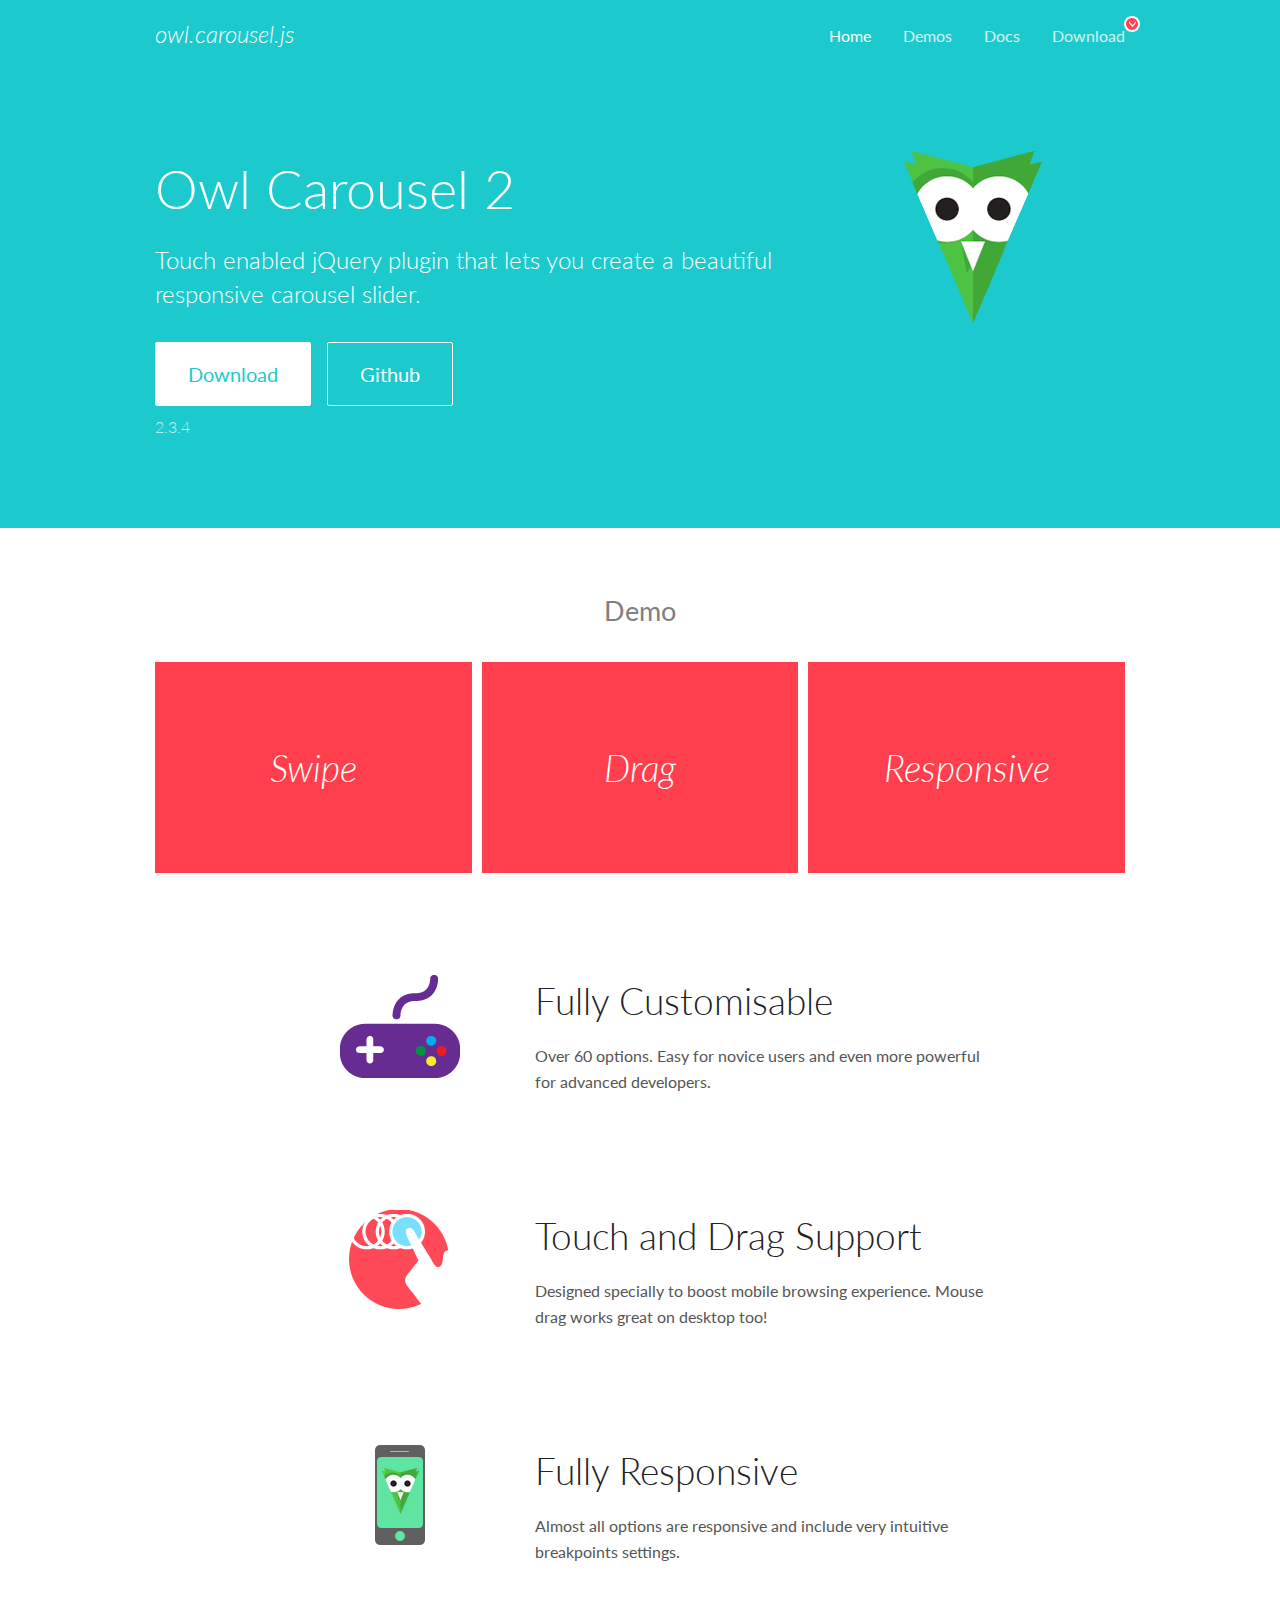
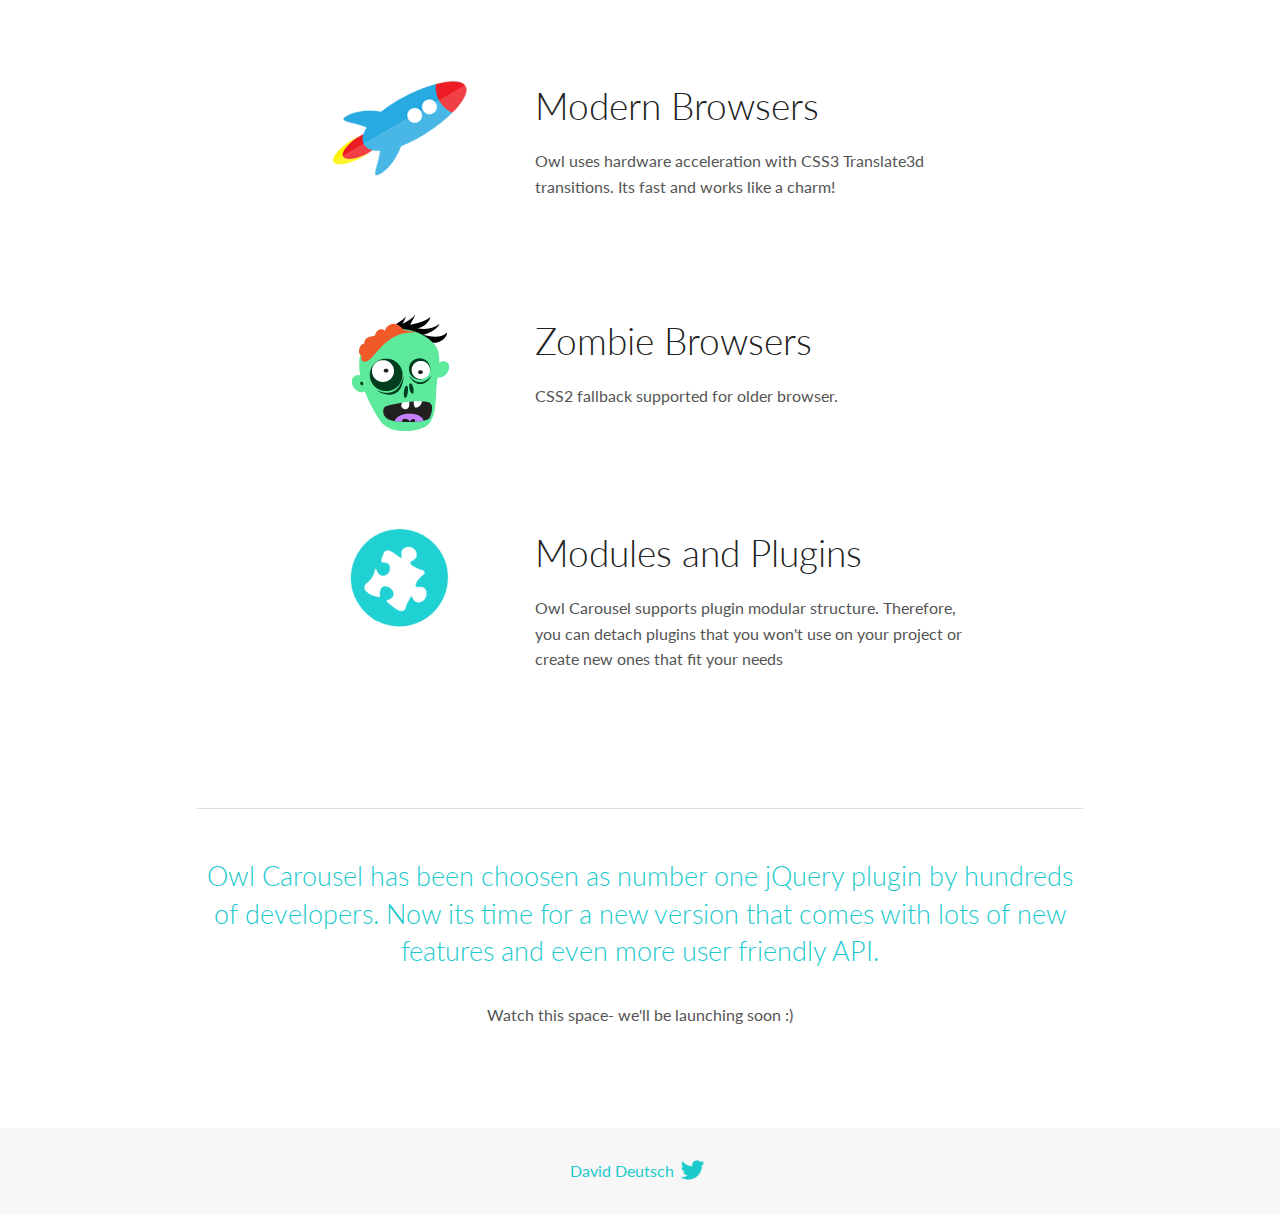
<file: owl/docs/index.html>
<!DOCTYPE html>
<html lang="en">
  <head>

    <!-- head -->
    <meta charset="utf-8">
    <meta name="msapplication-tap-highlight" content="no" />
    <meta name="viewport" content="width=device-width, initial-scale=1.0" />
    <meta name="description" content="Touch enabled jQuery plugin that lets you create beautiful responsive carousel slider.">
    <meta name="author" content="David Deutsch">
    <title>
      Home | Owl Carousel | 2.3.4
    </title>

    <!-- Stylesheets -->
    <link href='https://fonts.googleapis.com/css?family=Lato:300,400,700,400italic,300italic' rel='stylesheet' type='text/css'>
    <link rel="stylesheet" href="assets/css/docs.theme.min.css">

    <!-- Owl Stylesheets -->
    <link rel="stylesheet" href="assets/owlcarousel/assets/owl.carousel.min.css">
    <link rel="stylesheet" href="assets/owlcarousel/assets/owl.theme.default.min.css">

    <!-- HTML5 shim and Respond.js IE8 support of HTML5 elements and media queries -->

    <!--[if lt IE 9]>
      <script src="https://oss.maxcdn.com/libs/html5shiv/3.7.0/html5shiv.js"></script>
      <script src="https://oss.maxcdn.com/libs/respond.js/1.3.0/respond.min.js"></script>
    <![endif]-->

    <!-- Favicons -->
    <link rel="apple-touch-icon-precomposed" sizes="144x144" href="assets/ico/apple-touch-icon-144-precomposed.png">
    <link rel="shortcut icon" href="assets/ico/favicon.png">
    <link rel="shortcut icon" href="favicon.ico">

    <!-- Yeah i know js should not be in header. Its required for demos.-->

    <!-- javascript -->
    <script src="assets/vendors/jquery.min.js"></script>
    <script src="assets/owlcarousel/owl.carousel.js"></script>
  </head>
  <body>

    <!-- header -->
    <header class="header">
      <div class="row">
        <div class="large-12 columns">
          <div class="brand left">
            <h3>
              <a href="/OwlCarousel2/">owl.carousel.js</a> 
            </h3>
          </div>
          <a id="toggle-nav" class="right">
            <span></span> <span></span> <span></span> 
          </a> 
          <div class="nav-bar">
            <ul class="clearfix">
              <li class="active">
                <a href="/OwlCarousel2/index.html">Home</a> 
              </li>
              <li> <a href="/OwlCarousel2/demos/demos.html">Demos</a>  </li>
              <li> <a href="/OwlCarousel2/docs/started-welcome.html">Docs</a>  </li>
              <li>
                <a href="https://github.com/OwlCarousel2/OwlCarousel2/archive/2.3.4.zip">Download</a> 
                <span class="download"></span> 
              </li>
            </ul>
          </div>
        </div>
      </div>
    </header>

    <!-- home panel -->
    <section id="hero">
      <div class="row">
        <div class="large-8 medium-8 columns">
          <h1>Owl Carousel 2</h1>
          <h4>Touch enabled jQuery plugin that lets you create a beautiful responsive carousel slider.</h4>
          <a href="https://github.com/OwlCarousel2/OwlCarousel2/archive/2.3.4.zip" class="hero-button">Download</a> 
          <a href="https://github.com/OwlCarousel2/OwlCarousel2" class="hero-button outline">Github</a> 
          <p>2.3.4</p>
        </div>
        <div class="large-4 medium-4 columns">
          <img class="owl-logo" src="assets/img/owl-logo.png" alt="mr. Owl">
        </div>
      </div>
    </section>

    <!-- body -->
    <div class="home-demo">
      <div class="row">
        <div class="large-12 columns">
          <h3>Demo</h3>
          <div class="owl-carousel">
            <div class="item">
              <h2>Swipe</h2>
            </div>
            <div class="item">
              <h2>Drag</h2>
            </div>
            <div class="item">
              <h2>Responsive</h2>
            </div>
            <div class="item">
              <h2>CSS3</h2>
            </div>
            <div class="item">
              <h2>Fast</h2>
            </div>
            <div class="item">
              <h2>Easy</h2>
            </div>
            <div class="item">
              <h2>Free</h2>
            </div>
            <div class="item">
              <h2>Upgradable</h2>
            </div>
            <div class="item">
              <h2>Tons of options</h2>
            </div>
            <div class="item">
              <h2>Infinity</h2>
            </div>
            <div class="item">
              <h2>Auto Width</h2>
            </div>
          </div>
        </div>
      </div>
    </div>
    <script>
      var owl = $('.owl-carousel');
      owl.owlCarousel({
        margin: 10,
        loop: true,
        responsive: {
          0: {
            items: 1
          },
          600: {
            items: 2
          },
          1000: {
            items: 3
          }
        }
      })
    </script>

    <!-- features -->
    <div id="features">
      <div class="row">
        <div class="small-12 medium-9 small-centered columns">
          <section class="row feature">
            <div class="medium-4 small-12 columns">
              <img src="assets/img/feature-options.png" alt="">
            </div>
            <div class="medium-8 small-12 columns">
              <h2>Fully Customisable</h2>
              <p>Over 60 options. Easy for novice users and even more powerful for advanced developers.</p>
            </div>
          </section>
          <section class="row feature">
            <div class="medium-4 small-12 columns">
              <img src="assets/img/feature-drag.png" alt="">
            </div>
            <div class="medium-8 small-12 columns">
              <h2>Touch and Drag Support</h2>
              <p>Designed specially to boost mobile browsing experience. Mouse drag works great on desktop too!</p>
            </div>
          </section>
          <section class="row feature">
            <div class="medium-4 small-12 columns">
              <img src="assets/img/feature-responsive.png" alt="">
            </div>
            <div class="medium-8 small-12 columns">
              <h2>Fully Responsive</h2>
              <p>Almost all options are responsive and include very intuitive breakpoints settings.</p>
            </div>
          </section>
          <section class="row feature">
            <div class="medium-4 small-12 columns">
              <img src="assets/img/feature-modern.png" alt="">
            </div>
            <div class="medium-8 small-12 columns">
              <h2>Modern Browsers</h2>
              <p>Owl uses hardware acceleration with CSS3 Translate3d transitions. Its fast and works like a charm! </p>
            </div>
          </section>
          <section class="row feature">
            <div class="medium-4 small-12 columns">
              <img src="assets/img/feature-zombie.png" alt="">
            </div>
            <div class="medium-8 small-12 columns">
              <h2>Zombie Browsers</h2>
              <p>CSS2 fallback supported for older browser.</p>
            </div>
          </section>
          <section class="row feature">
            <div class="medium-4 small-12 columns">
              <img src="assets/img/feature-module.png" alt="">
            </div>
            <div class="medium-8 small-12 columns">
              <h2>Modules and Plugins</h2>
              <p>Owl Carousel supports plugin modular structure. Therefore, you can detach plugins that you won&#x27;t use on your project or create new ones that fit your needs</p>
            </div>
          </section>
        </div>
      </div>
    </div>

    <!-- footer -->
    <section id="teaser-text">
      <div class="row">
        <div class="small-12 medium-11 small-centered columns">
          <hr>
          <h3 id="owl-carousel-has-been-choosen-as-number-one-jquery-plugin-by-hundreds-of-developers-now-its-time-for-a-new-version-that-comes-with-lots-of-new-features-and-even-more-user-friendly-api-">Owl Carousel has been choosen as number one jQuery plugin by hundreds of developers. Now its time for a new version that comes with lots of new features and even more user friendly API.</h3>
          <p>Watch this space- we&#39;ll be launching soon :)</p>
        </div>
      </div>
    </section>

    <!-- footer -->
    <footer class="footer">
      <div class="row">
        <div class="large-12 columns">
          <h5>
            <a href="/OwlCarousel2/docs/support-contact.html">David Deutsch</a> 
            <a id="custom-tweet-button" href="https://twitter.com/share?url=https://github.com/OwlCarousel2/OwlCarousel2&text=Owl Carousel - This is so awesome! " target="_blank"></a> 
          </h5>
        </div>
      </div>
    </footer>

    <!-- vendors -->
    <script src="assets/vendors/highlight.js"></script>
    <script src="assets/js/app.js"></script>
  </body>
</html>
</file>
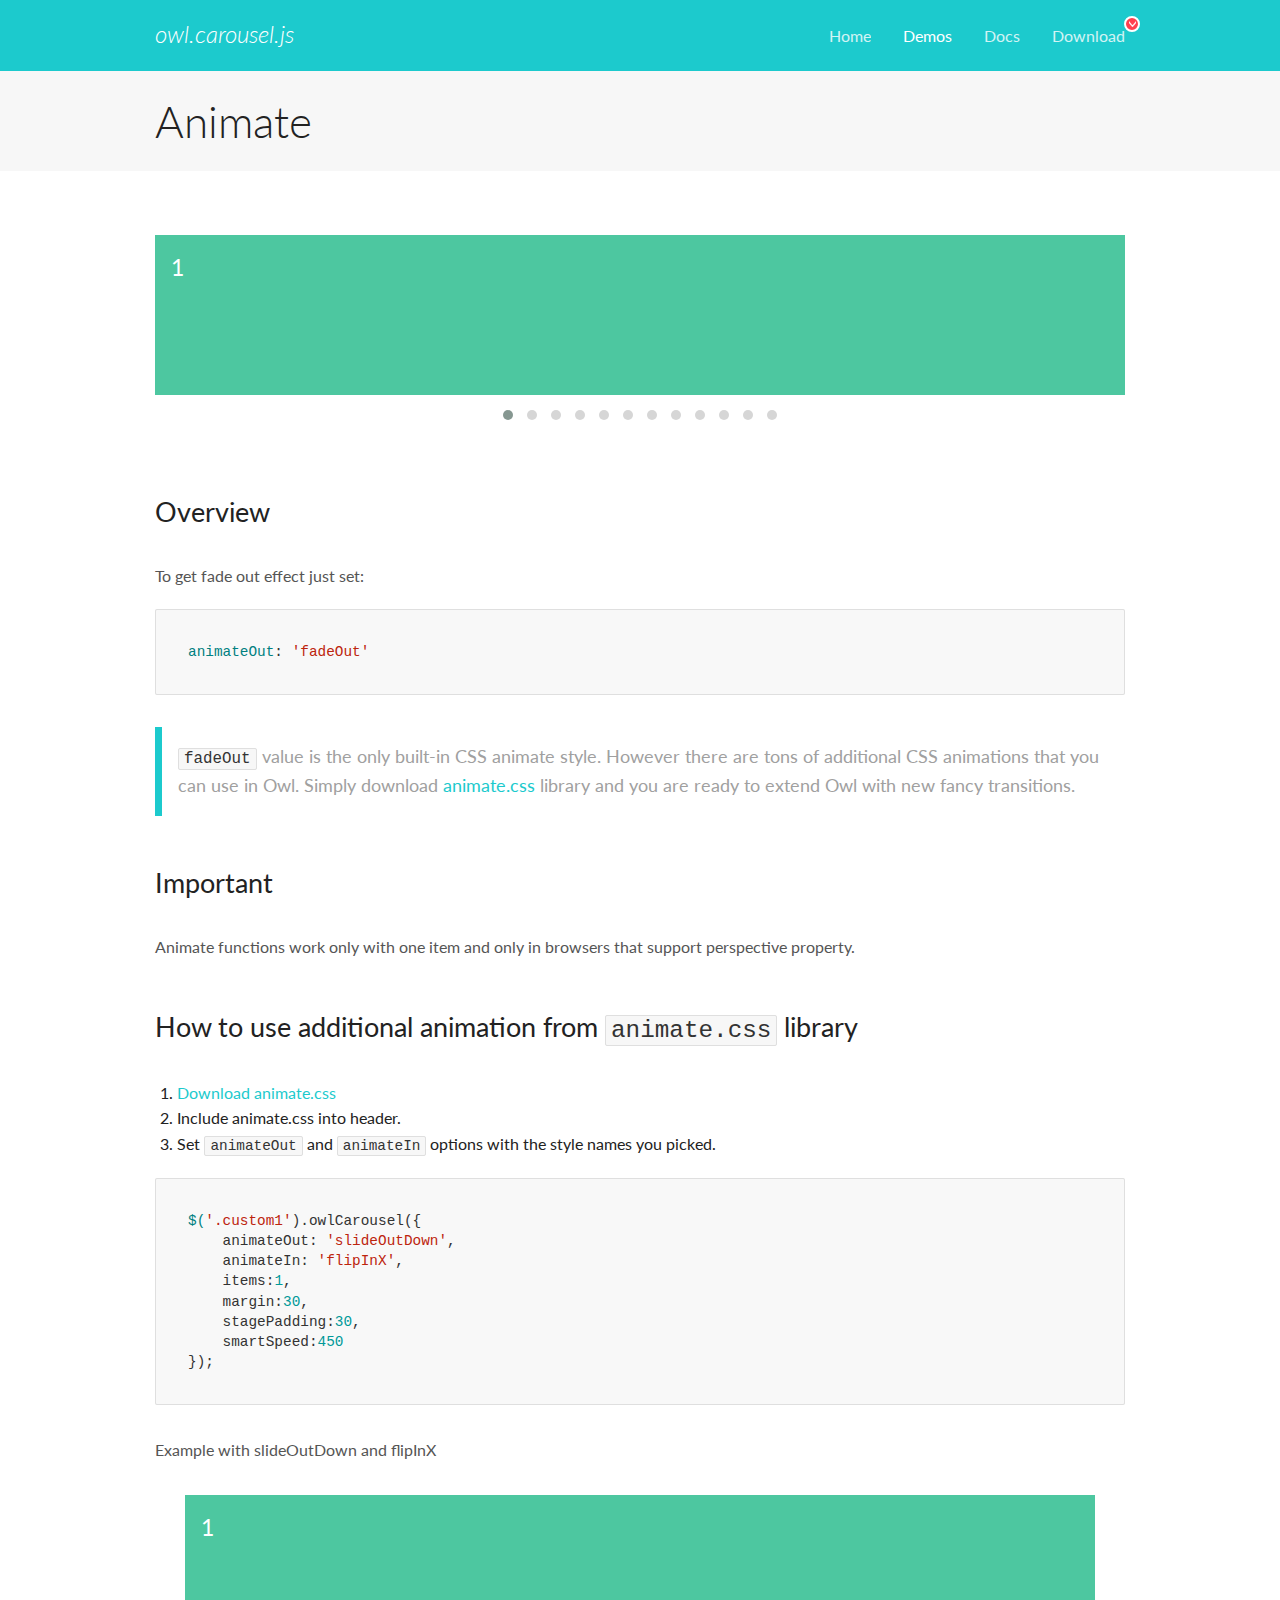
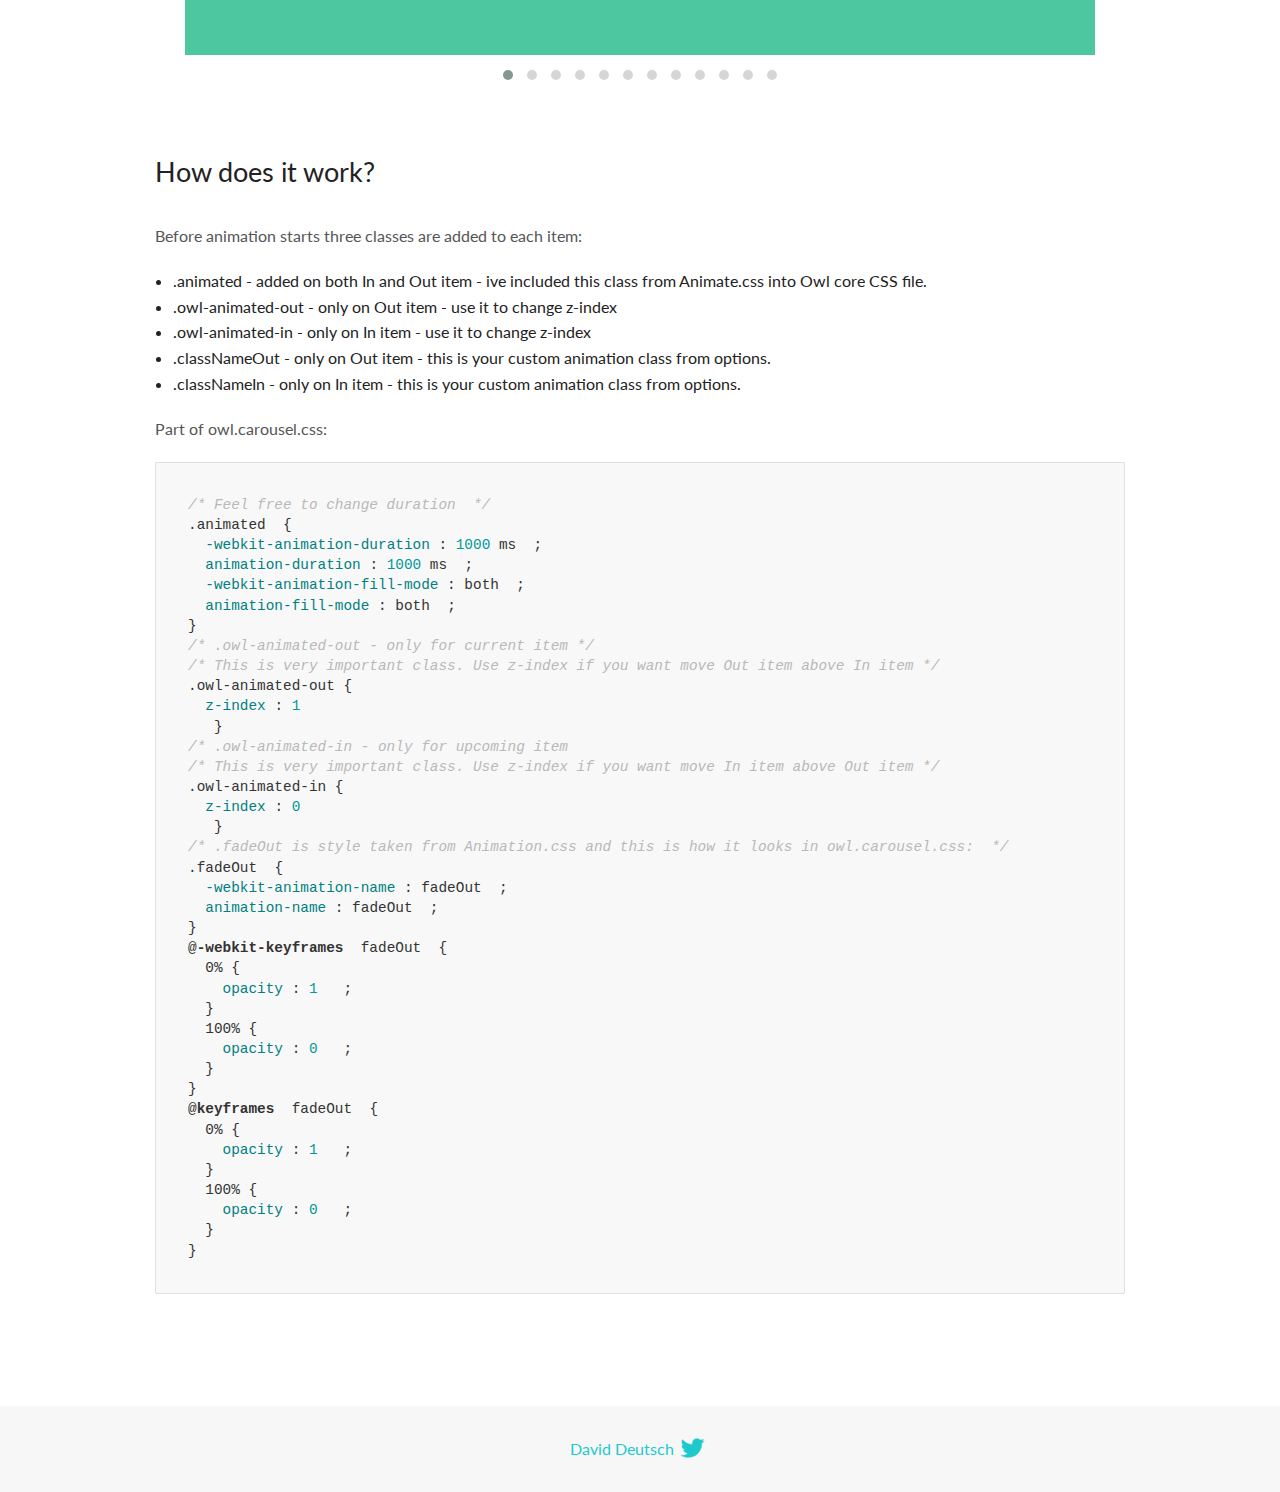
<file: owl/docs/demos/animate.html>
<!DOCTYPE html>
<html lang="en">
  <head>

    <!-- head -->
    <meta charset="utf-8">
    <meta name="msapplication-tap-highlight" content="no" />
    <meta name="viewport" content="width=device-width, initial-scale=1.0" />
    <meta name="description" content="Animate carousel">
    <meta name="author" content="David Deutsch">
    <title>
      Animate Demo | Owl Carousel | 2.3.4
    </title>

    <!-- Stylesheets -->
    <link href='https://fonts.googleapis.com/css?family=Lato:300,400,700,400italic,300italic' rel='stylesheet' type='text/css'>
    <link rel="stylesheet" href="../assets/css/docs.theme.min.css">

    <!-- Owl Stylesheets -->
    <link rel="stylesheet" href="../assets/owlcarousel/assets/owl.carousel.min.css">
    <link rel="stylesheet" href="../assets/owlcarousel/assets/owl.theme.default.min.css">

    <!-- HTML5 shim and Respond.js IE8 support of HTML5 elements and media queries -->

    <!--[if lt IE 9]>
      <script src="https://oss.maxcdn.com/libs/html5shiv/3.7.0/html5shiv.js"></script>
      <script src="https://oss.maxcdn.com/libs/respond.js/1.3.0/respond.min.js"></script>
    <![endif]-->

    <!-- Favicons -->
    <link rel="apple-touch-icon-precomposed" sizes="144x144" href="../assets/ico/apple-touch-icon-144-precomposed.png">
    <link rel="shortcut icon" href="../assets/ico/favicon.png">
    <link rel="shortcut icon" href="favicon.ico">

    <!-- Yeah i know js should not be in header. Its required for demos.-->

    <!-- javascript -->
    <script src="../assets/vendors/jquery.min.js"></script>
    <script src="../assets/owlcarousel/owl.carousel.js"></script>
  </head>
  <body>

    <!-- header -->
    <header class="header">
      <div class="row">
        <div class="large-12 columns">
          <div class="brand left">
            <h3>
              <a href="/OwlCarousel2/">owl.carousel.js</a> 
            </h3>
          </div>
          <a id="toggle-nav" class="right">
            <span></span> <span></span> <span></span> 
          </a> 
          <div class="nav-bar">
            <ul class="clearfix">
              <li> <a href="/OwlCarousel2/index.html">Home</a>  </li>
              <li class="active">
                <a href="/OwlCarousel2/demos/demos.html">Demos</a> 
              </li>
              <li> <a href="/OwlCarousel2/docs/started-welcome.html">Docs</a>  </li>
              <li>
                <a href="https://github.com/OwlCarousel2/OwlCarousel2/archive/2.3.4.zip">Download</a> 
                <span class="download"></span> 
              </li>
            </ul>
          </div>
        </div>
      </div>
    </header>

    <!-- title -->
    <section class="title">
      <div class="row">
        <div class="large-12 columns">
          <h1>Animate</h1>
        </div>
      </div>
    </section>

    <!--  Demos -->
    <section id="demos">
      <div class="row">
        <div class="large-12 columns">
          <div class="fadeOut owl-carousel owl-theme">
            <div class="item">
              <h4>1</h4>
            </div>
            <div class="item">
              <h4>2</h4>
            </div>
            <div class="item">
              <h4>3</h4>
            </div>
            <div class="item">
              <h4>4</h4>
            </div>
            <div class="item">
              <h4>5</h4>
            </div>
            <div class="item">
              <h4>6</h4>
            </div>
            <div class="item">
              <h4>7</h4>
            </div>
            <div class="item">
              <h4>8</h4>
            </div>
            <div class="item">
              <h4>9</h4>
            </div>
            <div class="item">
              <h4>10</h4>
            </div>
            <div class="item">
              <h4>11</h4>
            </div>
            <div class="item">
              <h4>12</h4>
            </div>
          </div>
          <h3 id="overview">Overview</h3>
          <p>To get fade out effect just set:</p>
          <pre><code>animateOut: &#39;fadeOut&#39;</code></pre>
          <blockquote>
            <p><code>fadeOut</code> value is the only built-in CSS animate style. However there are tons of additional CSS animations that you can use in Owl. Simply download
              <a href="https://daneden.github.io/animate.css/">animate.css</a>  library and you are ready to extend Owl with new fancy transitions.</p>
          </blockquote>
          <h3 id="important">Important</h3>
          <p>Animate functions work only with one item and only in browsers that support perspective property.</p>
          <h3 id="how-to-use-additional-animation-from-animate-css-library">How to use additional animation from <code>animate.css</code> library</h3>
          <ol>
            <li> <a href="https://daneden.github.io/animate.css/">Download animate.css</a>  </li>
            <li>Include animate.css into header.</li>
            <li>Set <code>animateOut</code> and <code>animateIn</code> options with the style names you picked.</li>
          </ol>
          <pre><code>$(&#39;.custom1&#39;).owlCarousel({
    animateOut: &#39;slideOutDown&#39;,
    animateIn: &#39;flipInX&#39;,
    items:1,
    margin:30,
    stagePadding:30,
    smartSpeed:450
});</code></pre>
          <p>Example with slideOutDown and flipInX</p>
          <div class="custom1 owl-carousel owl-theme">
            <div class="item">
              <h4>1</h4>
            </div>
            <div class="item">
              <h4>2</h4>
            </div>
            <div class="item">
              <h4>3</h4>
            </div>
            <div class="item">
              <h4>4</h4>
            </div>
            <div class="item">
              <h4>5</h4>
            </div>
            <div class="item">
              <h4>6</h4>
            </div>
            <div class="item">
              <h4>7</h4>
            </div>
            <div class="item">
              <h4>8</h4>
            </div>
            <div class="item">
              <h4>9</h4>
            </div>
            <div class="item">
              <h4>10</h4>
            </div>
            <div class="item">
              <h4>11</h4>
            </div>
            <div class="item">
              <h4>12</h4>
            </div>
          </div>
          <h3 id="how-does-it-work-">How does it work?</h3>
          <p>Before animation starts three classes are added to each item:</p>
          <ul>
            <li>.animated - added on both In and Out item - ive included this class from Animate.css into Owl core CSS file.</li>
            <li>.owl-animated-out - only on Out item - use it to change z-index</li>
            <li>.owl-animated-in - only on In item - use it to change z-index</li>
            <li>.classNameOut - only on Out item - this is your custom animation class from options.</li>
            <li>.classNameIn - only on In item - this is your custom animation class from options.</li>
          </ul>
          <p>Part of owl.carousel.css:</p>
          <pre><code class="language-css"><span class="comment">/* Feel free to change duration  */</span> 
<span class="class">.animated</span>  <span class="rules">{
  <span class="rule"><span class="attribute">-webkit-animation-duration</span> :<span class="value"> <span class="number">1000</span> ms</span> </span> ;
  <span class="rule"><span class="attribute">animation-duration</span> :<span class="value"> <span class="number">1000</span> ms</span> </span> ;
  <span class="rule"><span class="attribute">-webkit-animation-fill-mode</span> :<span class="value"> both</span> </span> ;
  <span class="rule"><span class="attribute">animation-fill-mode</span> :<span class="value"> both</span> </span> ;
<span class="rule">}</span> </span> 
<span class="comment">/* .owl-animated-out - only for current item */</span> 
<span class="comment">/* This is very important class. Use z-index if you want move Out item above In item */</span> 
<span class="class">.owl-animated-out</span> <span class="rules">{
  <span class="rule"><span class="attribute">z-index</span> :<span class="value"> <span class="number">1</span> 
</span> </span> </span> }
<span class="comment">/* .owl-animated-in - only for upcoming item
/* This is very important class. Use z-index if you want move In item above Out item */</span> 
<span class="class">.owl-animated-in</span> <span class="rules">{
  <span class="rule"><span class="attribute">z-index</span> :<span class="value"> <span class="number">0</span> 
</span> </span> </span> }
<span class="comment">/* .fadeOut is style taken from Animation.css and this is how it looks in owl.carousel.css:  */</span> 
<span class="class">.fadeOut</span>  <span class="rules">{
  <span class="rule"><span class="attribute">-webkit-animation-name</span> :<span class="value"> fadeOut</span> </span> ;
  <span class="rule"><span class="attribute">animation-name</span> :<span class="value"> fadeOut</span> </span> ;
<span class="rule">}</span> </span> 
<span class="at_rule">@<span class="keyword">-webkit-keyframes</span>  fadeOut </span> {
  0% <span class="rules">{
    <span class="rule"><span class="attribute">opacity</span> :<span class="value"> <span class="number">1</span> </span> </span> ;
  <span class="rule">}</span> </span> 
  100% <span class="rules">{
    <span class="rule"><span class="attribute">opacity</span> :<span class="value"> <span class="number">0</span> </span> </span> ;
  <span class="rule">}</span> </span> 
}
<span class="at_rule">@<span class="keyword">keyframes</span>  fadeOut </span> {
  0% <span class="rules">{
    <span class="rule"><span class="attribute">opacity</span> :<span class="value"> <span class="number">1</span> </span> </span> ;
  <span class="rule">}</span> </span> 
  100% <span class="rules">{
    <span class="rule"><span class="attribute">opacity</span> :<span class="value"> <span class="number">0</span> </span> </span> ;
  <span class="rule">}</span> </span> 
}</code></pre>
          <link rel="stylesheet" href="../assets/css/animate.css">
          <script>
            jQuery(document).ready(function($) {
              $('.fadeOut').owlCarousel({
                items: 1,
                animateOut: 'fadeOut',
                loop: true,
                margin: 10,
              });
              $('.custom1').owlCarousel({
                animateOut: 'slideOutDown',
                animateIn: 'flipInX',
                items: 1,
                margin: 30,
                stagePadding: 30,
                smartSpeed: 450
              });
            });
          </script>
        </div>
      </div>
    </section>

    <!-- footer -->
    <footer class="footer">
      <div class="row">
        <div class="large-12 columns">
          <h5>
            <a href="/OwlCarousel2/docs/support-contact.html">David Deutsch</a> 
            <a id="custom-tweet-button" href="https://twitter.com/share?url=https://github.com/OwlCarousel2/OwlCarousel2&text=Owl Carousel - This is so awesome! " target="_blank"></a> 
          </h5>
        </div>
      </div>
    </footer>

    <!-- vendors -->
    <script src="../assets/vendors/highlight.js"></script>
    <script src="../assets/js/app.js"></script>
  </body>
</html>
</file>
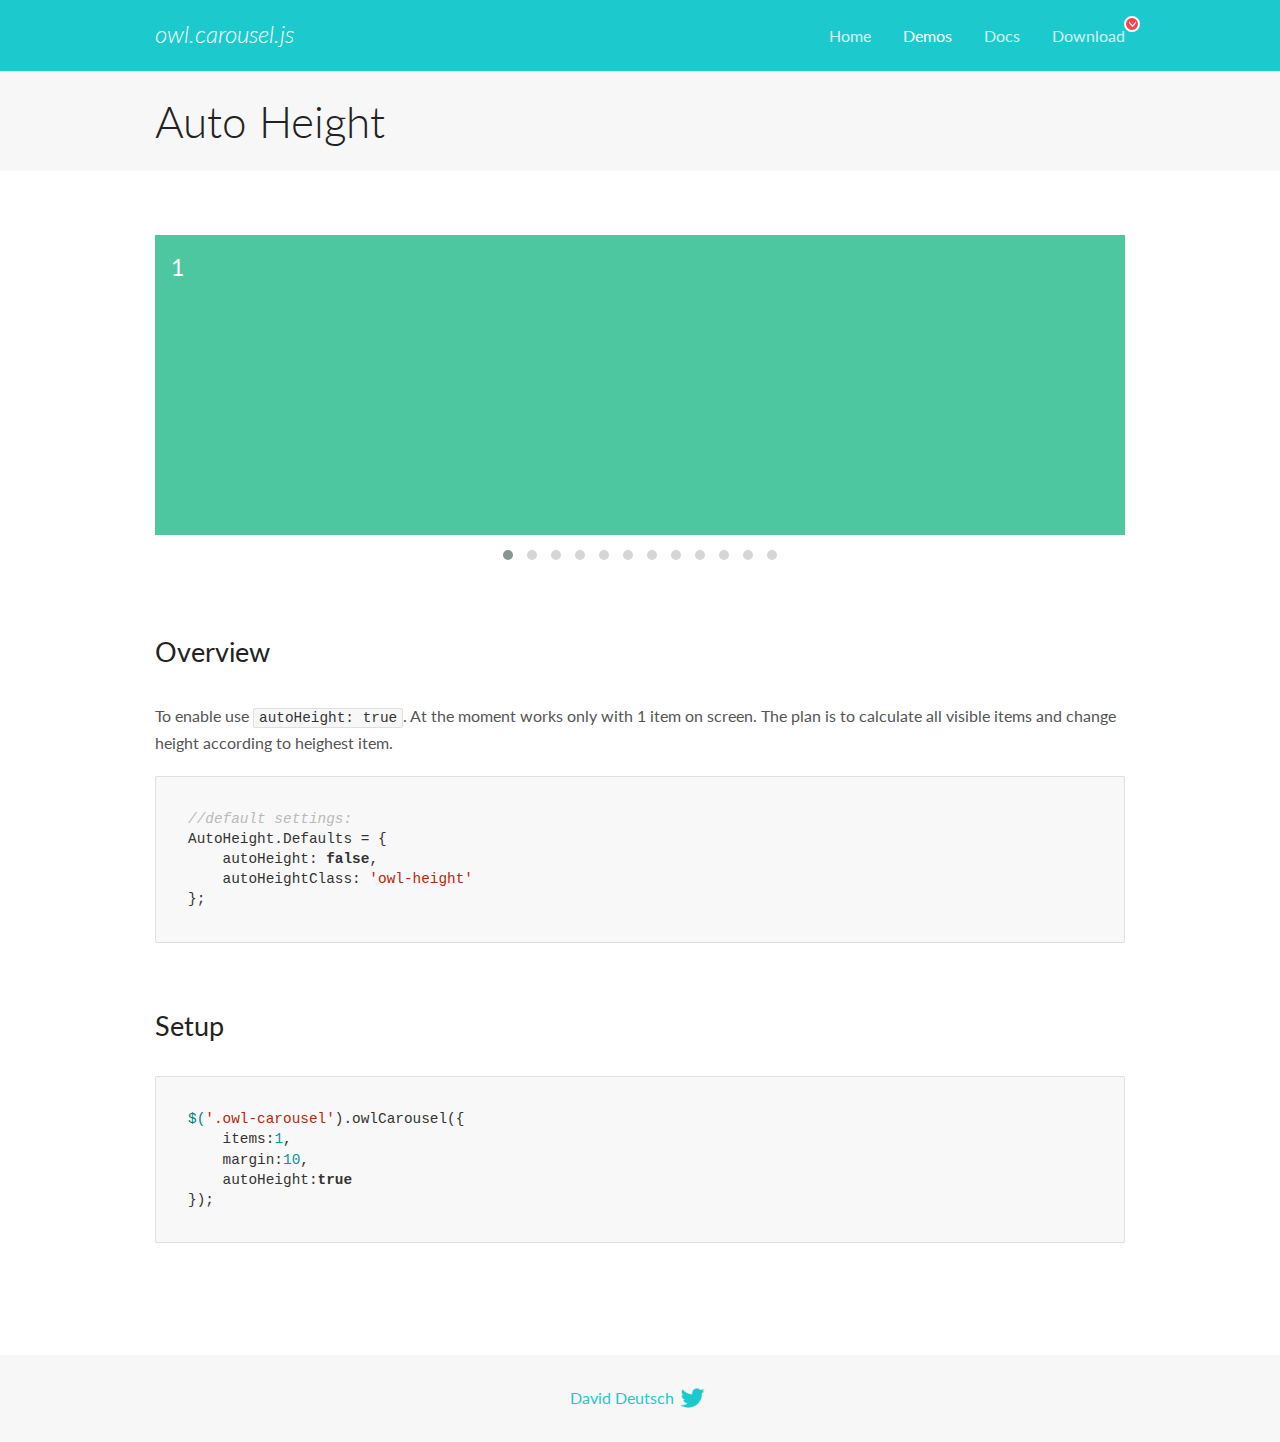
<file: owl/docs/demos/autoheight.html>
<!DOCTYPE html>
<html lang="en">
  <head>

    <!-- head -->
    <meta charset="utf-8">
    <meta name="msapplication-tap-highlight" content="no" />
    <meta name="viewport" content="width=device-width, initial-scale=1.0" />
    <meta name="description" content="autoHeight usage demo">
    <meta name="author" content="David Deutsch">
    <title>
      Auto Height Demo | Owl Carousel | 2.3.4
    </title>

    <!-- Stylesheets -->
    <link href='https://fonts.googleapis.com/css?family=Lato:300,400,700,400italic,300italic' rel='stylesheet' type='text/css'>
    <link rel="stylesheet" href="../assets/css/docs.theme.min.css">

    <!-- Owl Stylesheets -->
    <link rel="stylesheet" href="../assets/owlcarousel/assets/owl.carousel.min.css">
    <link rel="stylesheet" href="../assets/owlcarousel/assets/owl.theme.default.min.css">

    <!-- HTML5 shim and Respond.js IE8 support of HTML5 elements and media queries -->

    <!--[if lt IE 9]>
      <script src="https://oss.maxcdn.com/libs/html5shiv/3.7.0/html5shiv.js"></script>
      <script src="https://oss.maxcdn.com/libs/respond.js/1.3.0/respond.min.js"></script>
    <![endif]-->

    <!-- Favicons -->
    <link rel="apple-touch-icon-precomposed" sizes="144x144" href="../assets/ico/apple-touch-icon-144-precomposed.png">
    <link rel="shortcut icon" href="../assets/ico/favicon.png">
    <link rel="shortcut icon" href="favicon.ico">

    <!-- Yeah i know js should not be in header. Its required for demos.-->

    <!-- javascript -->
    <script src="../assets/vendors/jquery.min.js"></script>
    <script src="../assets/owlcarousel/owl.carousel.js"></script>
  </head>
  <body>

    <!-- header -->
    <header class="header">
      <div class="row">
        <div class="large-12 columns">
          <div class="brand left">
            <h3>
              <a href="/OwlCarousel2/">owl.carousel.js</a> 
            </h3>
          </div>
          <a id="toggle-nav" class="right">
            <span></span> <span></span> <span></span> 
          </a> 
          <div class="nav-bar">
            <ul class="clearfix">
              <li> <a href="/OwlCarousel2/index.html">Home</a>  </li>
              <li class="active">
                <a href="/OwlCarousel2/demos/demos.html">Demos</a> 
              </li>
              <li> <a href="/OwlCarousel2/docs/started-welcome.html">Docs</a>  </li>
              <li>
                <a href="https://github.com/OwlCarousel2/OwlCarousel2/archive/2.3.4.zip">Download</a> 
                <span class="download"></span> 
              </li>
            </ul>
          </div>
        </div>
      </div>
    </header>

    <!-- title -->
    <section class="title">
      <div class="row">
        <div class="large-12 columns">
          <h1>Auto Height</h1>
        </div>
      </div>
    </section>

    <!--  Demos -->
    <section id="demos">
      <div class="row">
        <div class="large-12 columns">
          <div class="owl-carousel owl-theme">
            <div class="item" style="height:300px">
              <h4>1</h4>
            </div>
            <div class="item" style="height:100px">
              <h4>2</h4>
            </div>
            <div class="item" style="height:500px">
              <h4>3</h4>
            </div>
            <div class="item" style="height:250px">
              <h4>4</h4>
            </div>
            <div class="item" style="height:400px">
              <h4>5</h4>
            </div>
            <div class="item" style="height:500px">
              <h4>6</h4>
            </div>
            <div class="item" style="height:600px">
              <h4>7</h4>
            </div>
            <div class="item" style="height:400px">
              <h4>8</h4>
            </div>
            <div class="item" style="height:300px">
              <h4>9</h4>
            </div>
            <div class="item" style="height:350px">
              <h4>10</h4>
            </div>
            <div class="item" style="height:200px">
              <h4>11</h4>
            </div>
            <div class="item" style="height:150px">
              <h4>12</h4>
            </div>
          </div>
          <h3 id="overview">Overview</h3>
          <p>To enable use <code>autoHeight: true</code>. At the moment works only with 1 item on screen. The plan is to calculate all visible items and change height according to heighest item.</p>
          <pre><code>//default settings:
AutoHeight.Defaults = {
    autoHeight: false,
    autoHeightClass: &#39;owl-height&#39;
};</code></pre>
          <h3 id="setup">Setup</h3>
          <pre><code>$(&#39;.owl-carousel&#39;).owlCarousel({
    items:1,
    margin:10,
    autoHeight:true
});</code></pre>
          <script>
            $(document).ready(function() {
              $('.owl-carousel').owlCarousel({
                items: 1,
                margin: 10,
                autoHeight: true
              });
            })
          </script>
        </div>
      </div>
    </section>

    <!-- footer -->
    <footer class="footer">
      <div class="row">
        <div class="large-12 columns">
          <h5>
            <a href="/OwlCarousel2/docs/support-contact.html">David Deutsch</a> 
            <a id="custom-tweet-button" href="https://twitter.com/share?url=https://github.com/OwlCarousel2/OwlCarousel2&text=Owl Carousel - This is so awesome! " target="_blank"></a> 
          </h5>
        </div>
      </div>
    </footer>

    <!-- vendors -->
    <script src="../assets/vendors/highlight.js"></script>
    <script src="../assets/js/app.js"></script>
  </body>
</html>
</file>
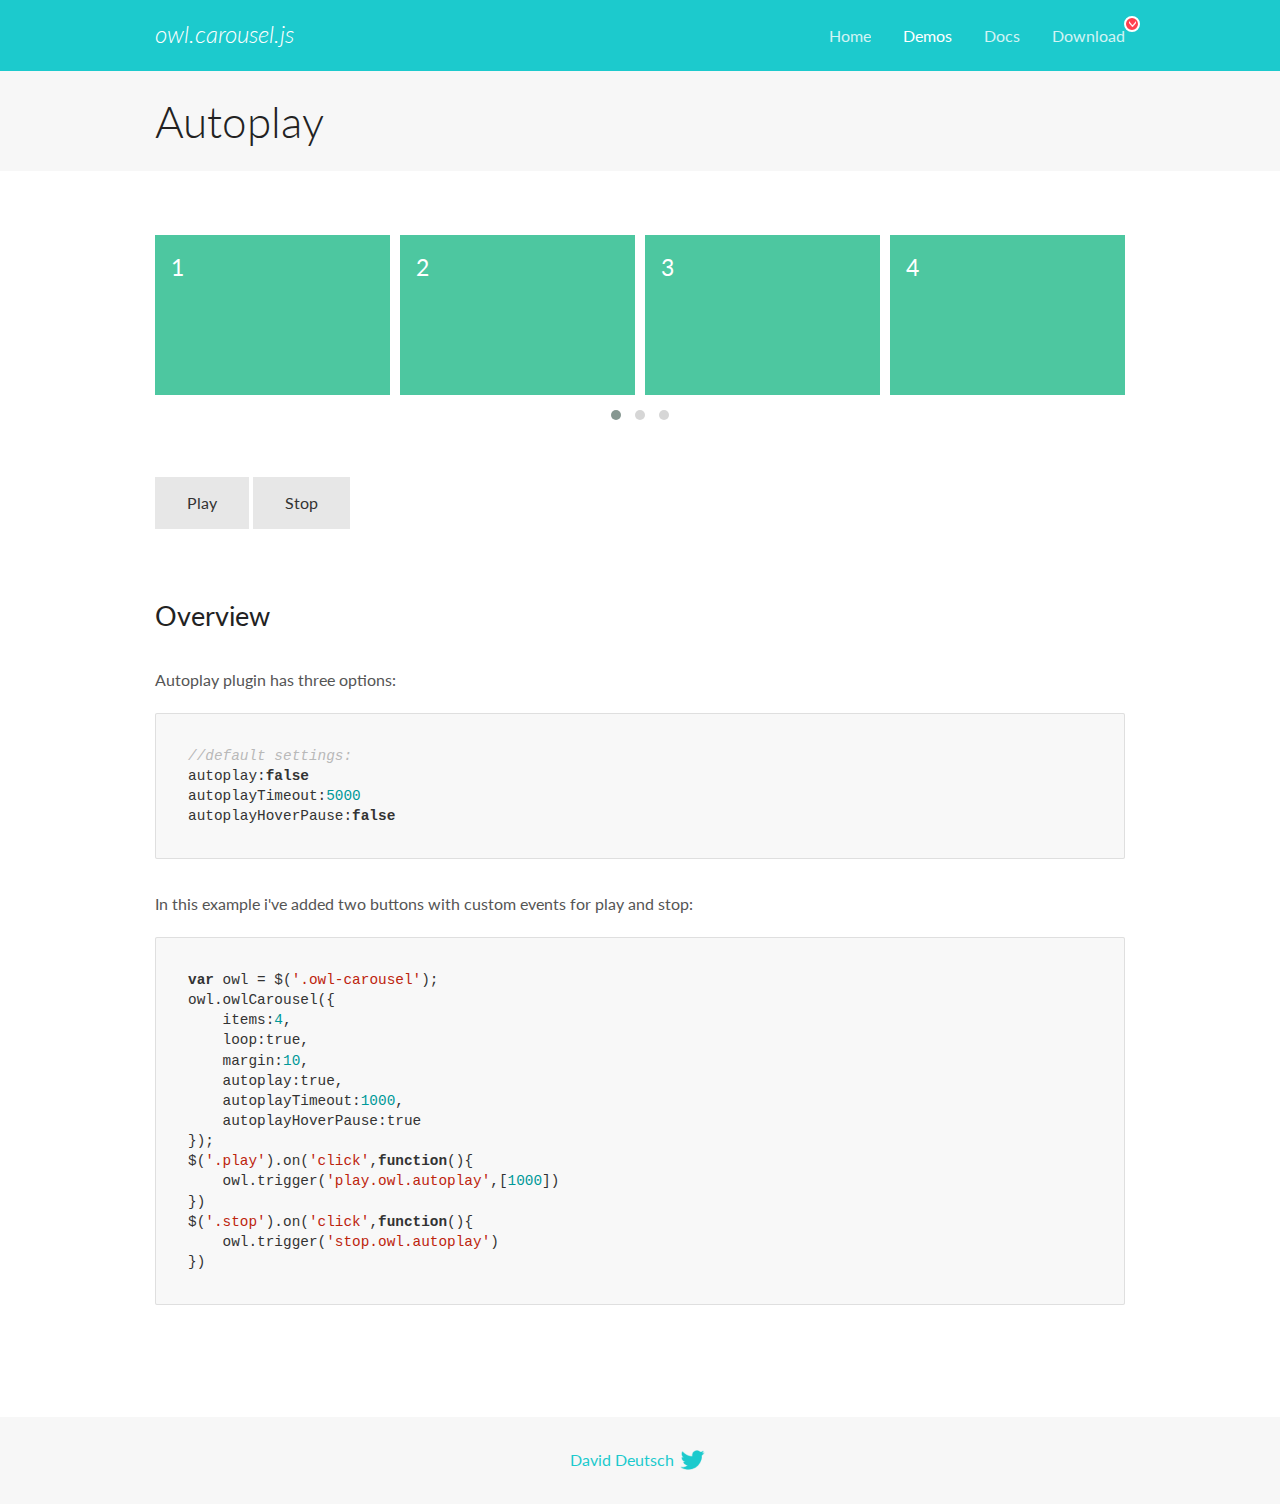
<file: owl/docs/demos/autoplay.html>
<!DOCTYPE html>
<html lang="en">
  <head>

    <!-- head -->
    <meta charset="utf-8">
    <meta name="msapplication-tap-highlight" content="no" />
    <meta name="viewport" content="width=device-width, initial-scale=1.0" />
    <meta name="description" content="Autoplay usage demo">
    <meta name="author" content="David Deutsch">
    <title>
      Autoplay Demo | Owl Carousel | 2.3.4
    </title>

    <!-- Stylesheets -->
    <link href='https://fonts.googleapis.com/css?family=Lato:300,400,700,400italic,300italic' rel='stylesheet' type='text/css'>
    <link rel="stylesheet" href="../assets/css/docs.theme.min.css">

    <!-- Owl Stylesheets -->
    <link rel="stylesheet" href="../assets/owlcarousel/assets/owl.carousel.min.css">
    <link rel="stylesheet" href="../assets/owlcarousel/assets/owl.theme.default.min.css">

    <!-- HTML5 shim and Respond.js IE8 support of HTML5 elements and media queries -->

    <!--[if lt IE 9]>
      <script src="https://oss.maxcdn.com/libs/html5shiv/3.7.0/html5shiv.js"></script>
      <script src="https://oss.maxcdn.com/libs/respond.js/1.3.0/respond.min.js"></script>
    <![endif]-->

    <!-- Favicons -->
    <link rel="apple-touch-icon-precomposed" sizes="144x144" href="../assets/ico/apple-touch-icon-144-precomposed.png">
    <link rel="shortcut icon" href="../assets/ico/favicon.png">
    <link rel="shortcut icon" href="favicon.ico">

    <!-- Yeah i know js should not be in header. Its required for demos.-->

    <!-- javascript -->
    <script src="../assets/vendors/jquery.min.js"></script>
    <script src="../assets/owlcarousel/owl.carousel.js"></script>
  </head>
  <body>

    <!-- header -->
    <header class="header">
      <div class="row">
        <div class="large-12 columns">
          <div class="brand left">
            <h3>
              <a href="/OwlCarousel2/">owl.carousel.js</a> 
            </h3>
          </div>
          <a id="toggle-nav" class="right">
            <span></span> <span></span> <span></span> 
          </a> 
          <div class="nav-bar">
            <ul class="clearfix">
              <li> <a href="/OwlCarousel2/index.html">Home</a>  </li>
              <li class="active">
                <a href="/OwlCarousel2/demos/demos.html">Demos</a> 
              </li>
              <li> <a href="/OwlCarousel2/docs/started-welcome.html">Docs</a>  </li>
              <li>
                <a href="https://github.com/OwlCarousel2/OwlCarousel2/archive/2.3.4.zip">Download</a> 
                <span class="download"></span> 
              </li>
            </ul>
          </div>
        </div>
      </div>
    </header>

    <!-- title -->
    <section class="title">
      <div class="row">
        <div class="large-12 columns">
          <h1>Autoplay</h1>
        </div>
      </div>
    </section>

    <!--  Demos -->
    <section id="demos">
      <div class="row">
        <div class="large-12 columns">
          <div class="owl-carousel owl-theme">
            <div class="item">
              <h4>1</h4>
            </div>
            <div class="item">
              <h4>2</h4>
            </div>
            <div class="item">
              <h4>3</h4>
            </div>
            <div class="item">
              <h4>4</h4>
            </div>
            <div class="item">
              <h4>5</h4>
            </div>
            <div class="item">
              <h4>6</h4>
            </div>
            <div class="item">
              <h4>7</h4>
            </div>
            <div class="item">
              <h4>8</h4>
            </div>
            <div class="item">
              <h4>9</h4>
            </div>
            <div class="item">
              <h4>10</h4>
            </div>
            <div class="item">
              <h4>11</h4>
            </div>
            <div class="item">
              <h4>12</h4>
            </div>
          </div>
          <a class="button secondary play">Play</a> 
          <a class="button secondary stop">Stop</a> 
          <h3 id="overview">Overview</h3>
          <p>Autoplay plugin has three options:</p>
          <pre><code>//default settings:
autoplay:false
autoplayTimeout:5000
autoplayHoverPause:false</code></pre>
          <p>In this example i&#39;ve added two buttons with custom events for play and stop:</p>
          <pre><code>var owl = $(&#39;.owl-carousel&#39;);
owl.owlCarousel({
    items:4,
    loop:true,
    margin:10,
    autoplay:true,
    autoplayTimeout:1000,
    autoplayHoverPause:true
});
$(&#39;.play&#39;).on(&#39;click&#39;,function(){
    owl.trigger(&#39;play.owl.autoplay&#39;,[1000])
})
$(&#39;.stop&#39;).on(&#39;click&#39;,function(){
    owl.trigger(&#39;stop.owl.autoplay&#39;)
})</code></pre>
          <script>
            $(document).ready(function() {
              var owl = $('.owl-carousel');
              owl.owlCarousel({
                items: 4,
                loop: true,
                margin: 10,
                autoplay: true,
                autoplayTimeout: 1000,
                autoplayHoverPause: true
              });
              $('.play').on('click', function() {
                owl.trigger('play.owl.autoplay', [1000])
              })
              $('.stop').on('click', function() {
                owl.trigger('stop.owl.autoplay')
              })
            })
          </script>
        </div>
      </div>
    </section>

    <!-- footer -->
    <footer class="footer">
      <div class="row">
        <div class="large-12 columns">
          <h5>
            <a href="/OwlCarousel2/docs/support-contact.html">David Deutsch</a> 
            <a id="custom-tweet-button" href="https://twitter.com/share?url=https://github.com/OwlCarousel2/OwlCarousel2&text=Owl Carousel - This is so awesome! " target="_blank"></a> 
          </h5>
        </div>
      </div>
    </footer>

    <!-- vendors -->
    <script src="../assets/vendors/highlight.js"></script>
    <script src="../assets/js/app.js"></script>
  </body>
</html>
</file>
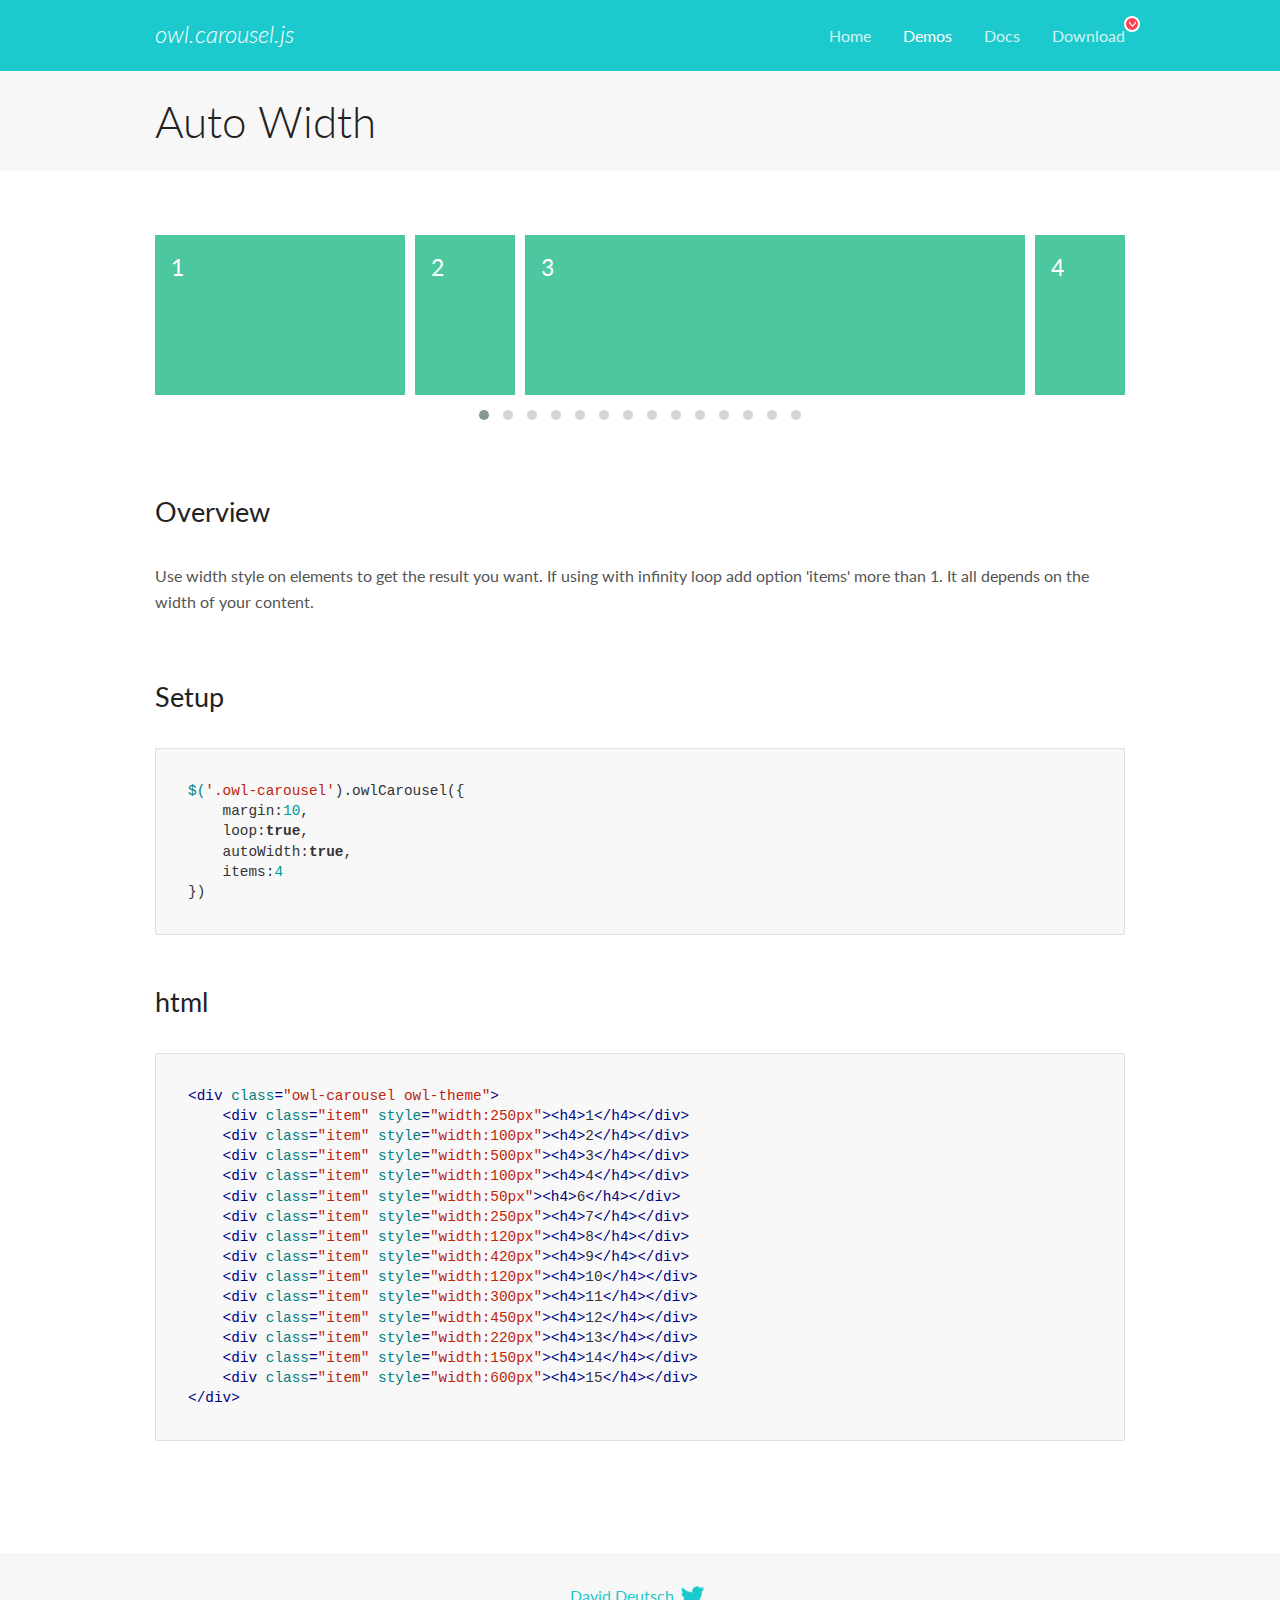
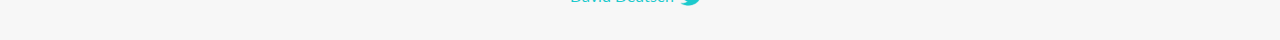
<file: owl/docs/demos/autowidth.html>
<!DOCTYPE html>
<html lang="en">
  <head>

    <!-- head -->
    <meta charset="utf-8">
    <meta name="msapplication-tap-highlight" content="no" />
    <meta name="viewport" content="width=device-width, initial-scale=1.0" />
    <meta name="description" content="Auto Width">
    <meta name="author" content="David Deutsch">
    <title>
      Auto Width Demo | Owl Carousel | 2.3.4
    </title>

    <!-- Stylesheets -->
    <link href='https://fonts.googleapis.com/css?family=Lato:300,400,700,400italic,300italic' rel='stylesheet' type='text/css'>
    <link rel="stylesheet" href="../assets/css/docs.theme.min.css">

    <!-- Owl Stylesheets -->
    <link rel="stylesheet" href="../assets/owlcarousel/assets/owl.carousel.min.css">
    <link rel="stylesheet" href="../assets/owlcarousel/assets/owl.theme.default.min.css">

    <!-- HTML5 shim and Respond.js IE8 support of HTML5 elements and media queries -->

    <!--[if lt IE 9]>
      <script src="https://oss.maxcdn.com/libs/html5shiv/3.7.0/html5shiv.js"></script>
      <script src="https://oss.maxcdn.com/libs/respond.js/1.3.0/respond.min.js"></script>
    <![endif]-->

    <!-- Favicons -->
    <link rel="apple-touch-icon-precomposed" sizes="144x144" href="../assets/ico/apple-touch-icon-144-precomposed.png">
    <link rel="shortcut icon" href="../assets/ico/favicon.png">
    <link rel="shortcut icon" href="favicon.ico">

    <!-- Yeah i know js should not be in header. Its required for demos.-->

    <!-- javascript -->
    <script src="../assets/vendors/jquery.min.js"></script>
    <script src="../assets/owlcarousel/owl.carousel.js"></script>
  </head>
  <body>

    <!-- header -->
    <header class="header">
      <div class="row">
        <div class="large-12 columns">
          <div class="brand left">
            <h3>
              <a href="/OwlCarousel2/">owl.carousel.js</a> 
            </h3>
          </div>
          <a id="toggle-nav" class="right">
            <span></span> <span></span> <span></span> 
          </a> 
          <div class="nav-bar">
            <ul class="clearfix">
              <li> <a href="/OwlCarousel2/index.html">Home</a>  </li>
              <li class="active">
                <a href="/OwlCarousel2/demos/demos.html">Demos</a> 
              </li>
              <li> <a href="/OwlCarousel2/docs/started-welcome.html">Docs</a>  </li>
              <li>
                <a href="https://github.com/OwlCarousel2/OwlCarousel2/archive/2.3.4.zip">Download</a> 
                <span class="download"></span> 
              </li>
            </ul>
          </div>
        </div>
      </div>
    </header>

    <!-- title -->
    <section class="title">
      <div class="row">
        <div class="large-12 columns">
          <h1>Auto Width</h1>
        </div>
      </div>
    </section>

    <!--  Demos -->
    <section id="demos">
      <div class="row">
        <div class="large-12 columns">
          <div class="owl-carousel owl-theme">
            <div class="item" style="width:250px">
              <h4>1</h4>
            </div>
            <div class="item" style="width:100px">
              <h4>2</h4>
            </div>
            <div class="item" style="width:500px">
              <h4>3</h4>
            </div>
            <div class="item" style="width:100px">
              <h4>4</h4>
            </div>
            <div class="item" style="width:50px">
              <h4>6</h4>
            </div>
            <div class="item" style="width:250px">
              <h4>7</h4>
            </div>
            <div class="item" style="width:120px">
              <h4>8</h4>
            </div>
            <div class="item" style="width:420px">
              <h4>9</h4>
            </div>
            <div class="item" style="width:120px">
              <h4>10</h4>
            </div>
            <div class="item" style="width:300px">
              <h4>11</h4>
            </div>
            <div class="item" style="width:450px">
              <h4>12</h4>
            </div>
            <div class="item" style="width:220px">
              <h4>13</h4>
            </div>
            <div class="item" style="width:150px">
              <h4>14</h4>
            </div>
            <div class="item" style="width:600px">
              <h4>15</h4>
            </div>
          </div>
          <h3 id="overview">Overview</h3>
          <p>Use width style on elements to get the result you want. If using with infinity loop add option &#39;items&#39; more than 1. It all depends on the width of your content.</p>
          <h3 id="setup">Setup</h3>
          <pre><code>$(&#39;.owl-carousel&#39;).owlCarousel({
    margin:10,
    loop:true,
    autoWidth:true,
    items:4
})</code></pre>
          <h3 id="html">html</h3>
          <pre><code>&lt;div class=&quot;owl-carousel owl-theme&quot;&gt;
    &lt;div class=&quot;item&quot; style=&quot;width:250px&quot;&gt;&lt;h4&gt;1&lt;/h4&gt;&lt;/div&gt;
    &lt;div class=&quot;item&quot; style=&quot;width:100px&quot;&gt;&lt;h4&gt;2&lt;/h4&gt;&lt;/div&gt;
    &lt;div class=&quot;item&quot; style=&quot;width:500px&quot;&gt;&lt;h4&gt;3&lt;/h4&gt;&lt;/div&gt;
    &lt;div class=&quot;item&quot; style=&quot;width:100px&quot;&gt;&lt;h4&gt;4&lt;/h4&gt;&lt;/div&gt;
    &lt;div class=&quot;item&quot; style=&quot;width:50px&quot;&gt;&lt;h4&gt;6&lt;/h4&gt;&lt;/div&gt;
    &lt;div class=&quot;item&quot; style=&quot;width:250px&quot;&gt;&lt;h4&gt;7&lt;/h4&gt;&lt;/div&gt;
    &lt;div class=&quot;item&quot; style=&quot;width:120px&quot;&gt;&lt;h4&gt;8&lt;/h4&gt;&lt;/div&gt;
    &lt;div class=&quot;item&quot; style=&quot;width:420px&quot;&gt;&lt;h4&gt;9&lt;/h4&gt;&lt;/div&gt;
    &lt;div class=&quot;item&quot; style=&quot;width:120px&quot;&gt;&lt;h4&gt;10&lt;/h4&gt;&lt;/div&gt;
    &lt;div class=&quot;item&quot; style=&quot;width:300px&quot;&gt;&lt;h4&gt;11&lt;/h4&gt;&lt;/div&gt;
    &lt;div class=&quot;item&quot; style=&quot;width:450px&quot;&gt;&lt;h4&gt;12&lt;/h4&gt;&lt;/div&gt;
    &lt;div class=&quot;item&quot; style=&quot;width:220px&quot;&gt;&lt;h4&gt;13&lt;/h4&gt;&lt;/div&gt;
    &lt;div class=&quot;item&quot; style=&quot;width:150px&quot;&gt;&lt;h4&gt;14&lt;/h4&gt;&lt;/div&gt;
    &lt;div class=&quot;item&quot; style=&quot;width:600px&quot;&gt;&lt;h4&gt;15&lt;/h4&gt;&lt;/div&gt;
&lt;/div&gt;</code></pre>
          <script>
            $(document).ready(function() {
              $('.owl-carousel').owlCarousel({
                margin: 10,
                loop: true,
                autoWidth: true,
                items: 4
              })
            })
          </script>
        </div>
      </div>
    </section>

    <!-- footer -->
    <footer class="footer">
      <div class="row">
        <div class="large-12 columns">
          <h5>
            <a href="/OwlCarousel2/docs/support-contact.html">David Deutsch</a> 
            <a id="custom-tweet-button" href="https://twitter.com/share?url=https://github.com/OwlCarousel2/OwlCarousel2&text=Owl Carousel - This is so awesome! " target="_blank"></a> 
          </h5>
        </div>
      </div>
    </footer>

    <!-- vendors -->
    <script src="../assets/vendors/highlight.js"></script>
    <script src="../assets/js/app.js"></script>
  </body>
</html>
</file>
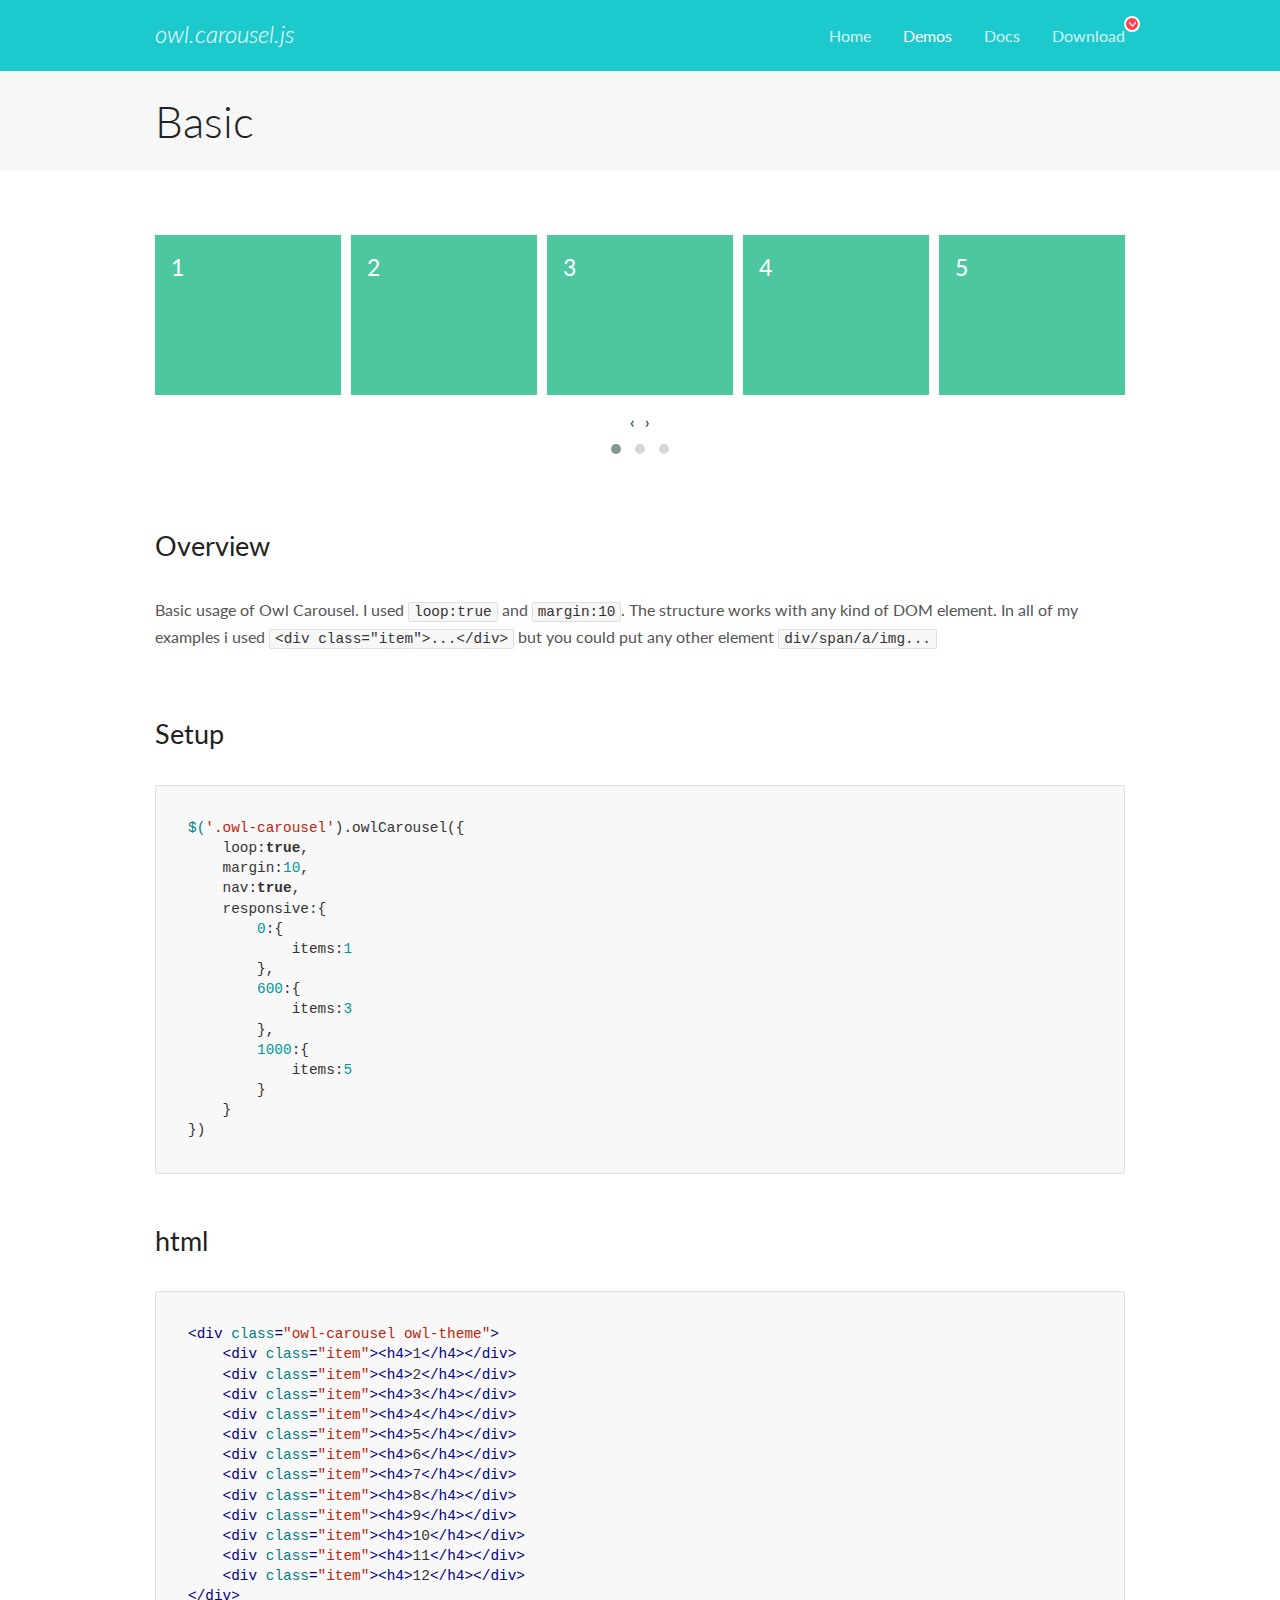
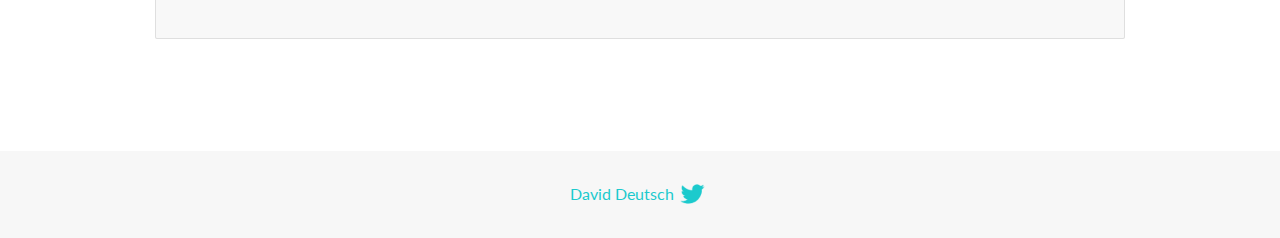
<file: owl/docs/demos/basic.html>
<!DOCTYPE html>
<html lang="en">
  <head>

    <!-- head -->
    <meta charset="utf-8">
    <meta name="msapplication-tap-highlight" content="no" />
    <meta name="viewport" content="width=device-width, initial-scale=1.0" />
    <meta name="description" content="Basic usage demo">
    <meta name="author" content="David Deutsch">
    <title>
      Basic Demo | Owl Carousel | 2.3.4
    </title>

    <!-- Stylesheets -->
    <link href='https://fonts.googleapis.com/css?family=Lato:300,400,700,400italic,300italic' rel='stylesheet' type='text/css'>
    <link rel="stylesheet" href="../assets/css/docs.theme.min.css">

    <!-- Owl Stylesheets -->
    <link rel="stylesheet" href="../assets/owlcarousel/assets/owl.carousel.min.css">
    <link rel="stylesheet" href="../assets/owlcarousel/assets/owl.theme.default.min.css">

    <!-- HTML5 shim and Respond.js IE8 support of HTML5 elements and media queries -->

    <!--[if lt IE 9]>
      <script src="https://oss.maxcdn.com/libs/html5shiv/3.7.0/html5shiv.js"></script>
      <script src="https://oss.maxcdn.com/libs/respond.js/1.3.0/respond.min.js"></script>
    <![endif]-->

    <!-- Favicons -->
    <link rel="apple-touch-icon-precomposed" sizes="144x144" href="../assets/ico/apple-touch-icon-144-precomposed.png">
    <link rel="shortcut icon" href="../assets/ico/favicon.png">
    <link rel="shortcut icon" href="favicon.ico">

    <!-- Yeah i know js should not be in header. Its required for demos.-->

    <!-- javascript -->
    <script src="../assets/vendors/jquery.min.js"></script>
    <script src="../assets/owlcarousel/owl.carousel.js"></script>
  </head>
  <body>

    <!-- header -->
    <header class="header">
      <div class="row">
        <div class="large-12 columns">
          <div class="brand left">
            <h3>
              <a href="/OwlCarousel2/">owl.carousel.js</a> 
            </h3>
          </div>
          <a id="toggle-nav" class="right">
            <span></span> <span></span> <span></span> 
          </a> 
          <div class="nav-bar">
            <ul class="clearfix">
              <li> <a href="/OwlCarousel2/index.html">Home</a>  </li>
              <li class="active">
                <a href="/OwlCarousel2/demos/demos.html">Demos</a> 
              </li>
              <li> <a href="/OwlCarousel2/docs/started-welcome.html">Docs</a>  </li>
              <li>
                <a href="https://github.com/OwlCarousel2/OwlCarousel2/archive/2.3.4.zip">Download</a> 
                <span class="download"></span> 
              </li>
            </ul>
          </div>
        </div>
      </div>
    </header>

    <!-- title -->
    <section class="title">
      <div class="row">
        <div class="large-12 columns">
          <h1>Basic</h1>
        </div>
      </div>
    </section>

    <!--  Demos -->
    <section id="demos">
      <div class="row">
        <div class="large-12 columns">
          <div class="owl-carousel owl-theme">
            <div class="item">
              <h4>1</h4>
            </div>
            <div class="item">
              <h4>2</h4>
            </div>
            <div class="item">
              <h4>3</h4>
            </div>
            <div class="item">
              <h4>4</h4>
            </div>
            <div class="item">
              <h4>5</h4>
            </div>
            <div class="item">
              <h4>6</h4>
            </div>
            <div class="item">
              <h4>7</h4>
            </div>
            <div class="item">
              <h4>8</h4>
            </div>
            <div class="item">
              <h4>9</h4>
            </div>
            <div class="item">
              <h4>10</h4>
            </div>
            <div class="item">
              <h4>11</h4>
            </div>
            <div class="item">
              <h4>12</h4>
            </div>
          </div>
          <h3 id="overview">Overview</h3>
          <p>Basic usage of Owl Carousel. I used <code>loop:true</code> and <code>margin:10</code>. The structure works with any kind of DOM element. In all of my examples i used <code>&lt;div class=&quot;item&quot;&gt;...&lt;/div&gt;</code> but you could
            put any other element <code>div/span/a/img...</code></p>
          <h3 id="setup">Setup</h3>
          <pre><code>$(&#39;.owl-carousel&#39;).owlCarousel({
    loop:true,
    margin:10,
    nav:true,
    responsive:{
        0:{
            items:1
        },
        600:{
            items:3
        },
        1000:{
            items:5
        }
    }
})</code></pre>
          <h3 id="html">html</h3>
          <pre><code>&lt;div class=&quot;owl-carousel owl-theme&quot;&gt;
    &lt;div class=&quot;item&quot;&gt;&lt;h4&gt;1&lt;/h4&gt;&lt;/div&gt;
    &lt;div class=&quot;item&quot;&gt;&lt;h4&gt;2&lt;/h4&gt;&lt;/div&gt;
    &lt;div class=&quot;item&quot;&gt;&lt;h4&gt;3&lt;/h4&gt;&lt;/div&gt;
    &lt;div class=&quot;item&quot;&gt;&lt;h4&gt;4&lt;/h4&gt;&lt;/div&gt;
    &lt;div class=&quot;item&quot;&gt;&lt;h4&gt;5&lt;/h4&gt;&lt;/div&gt;
    &lt;div class=&quot;item&quot;&gt;&lt;h4&gt;6&lt;/h4&gt;&lt;/div&gt;
    &lt;div class=&quot;item&quot;&gt;&lt;h4&gt;7&lt;/h4&gt;&lt;/div&gt;
    &lt;div class=&quot;item&quot;&gt;&lt;h4&gt;8&lt;/h4&gt;&lt;/div&gt;
    &lt;div class=&quot;item&quot;&gt;&lt;h4&gt;9&lt;/h4&gt;&lt;/div&gt;
    &lt;div class=&quot;item&quot;&gt;&lt;h4&gt;10&lt;/h4&gt;&lt;/div&gt;
    &lt;div class=&quot;item&quot;&gt;&lt;h4&gt;11&lt;/h4&gt;&lt;/div&gt;
    &lt;div class=&quot;item&quot;&gt;&lt;h4&gt;12&lt;/h4&gt;&lt;/div&gt;
&lt;/div&gt;</code></pre>
          <script>
            $(document).ready(function() {
              var owl = $('.owl-carousel');
              owl.owlCarousel({
                margin: 10,
                nav: true,
                loop: true,
                responsive: {
                  0: {
                    items: 1
                  },
                  600: {
                    items: 3
                  },
                  1000: {
                    items: 5
                  }
                }
              })
            })
          </script>
        </div>
      </div>
    </section>

    <!-- footer -->
    <footer class="footer">
      <div class="row">
        <div class="large-12 columns">
          <h5>
            <a href="/OwlCarousel2/docs/support-contact.html">David Deutsch</a> 
            <a id="custom-tweet-button" href="https://twitter.com/share?url=https://github.com/OwlCarousel2/OwlCarousel2&text=Owl Carousel - This is so awesome! " target="_blank"></a> 
          </h5>
        </div>
      </div>
    </footer>

    <!-- vendors -->
    <script src="../assets/vendors/highlight.js"></script>
    <script src="../assets/js/app.js"></script>
  </body>
</html>
</file>
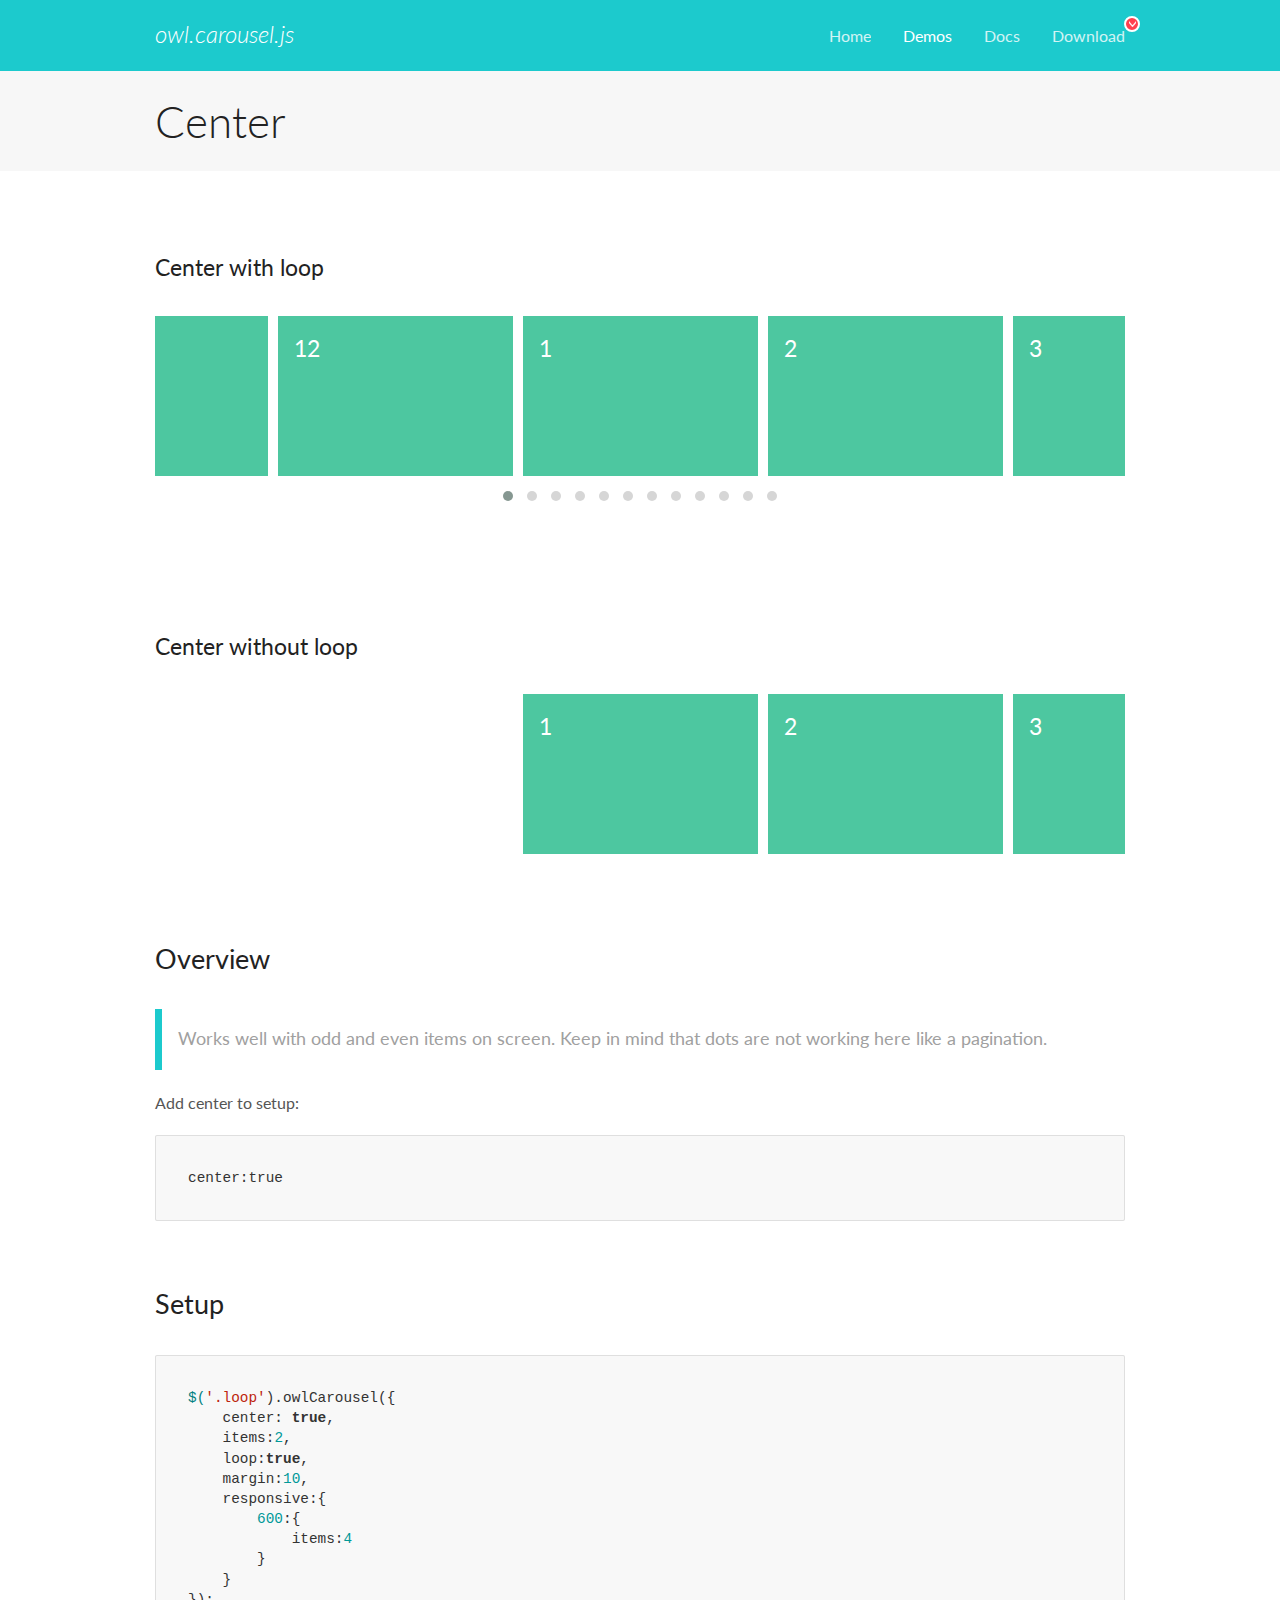
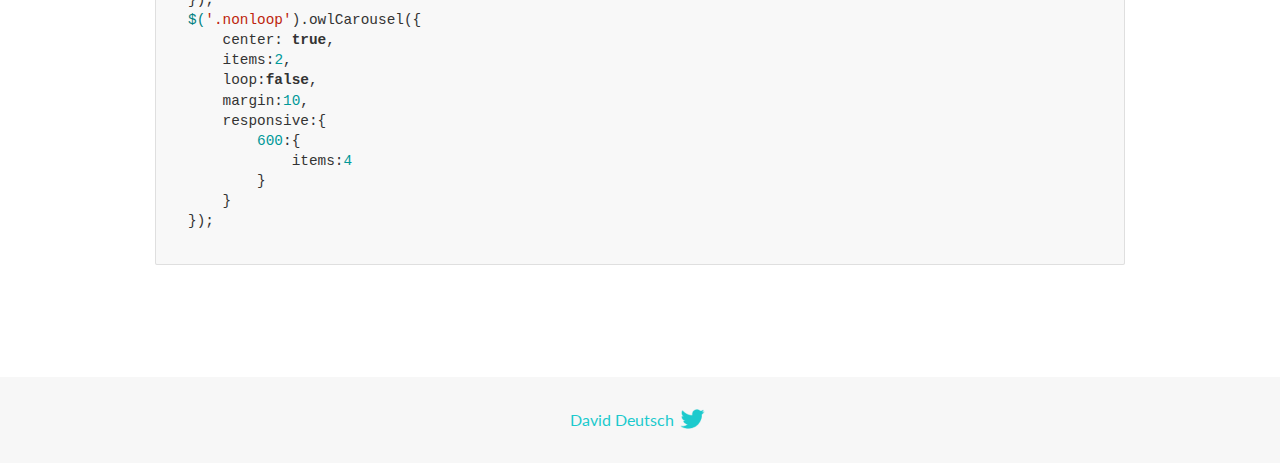
<file: owl/docs/demos/center.html>
<!DOCTYPE html>
<html lang="en">
  <head>

    <!-- head -->
    <meta charset="utf-8">
    <meta name="msapplication-tap-highlight" content="no" />
    <meta name="viewport" content="width=device-width, initial-scale=1.0" />
    <meta name="description" content="Center carousel">
    <meta name="author" content="David Deutsch">
    <title>
      Center Demo | Owl Carousel | 2.3.4
    </title>

    <!-- Stylesheets -->
    <link href='https://fonts.googleapis.com/css?family=Lato:300,400,700,400italic,300italic' rel='stylesheet' type='text/css'>
    <link rel="stylesheet" href="../assets/css/docs.theme.min.css">

    <!-- Owl Stylesheets -->
    <link rel="stylesheet" href="../assets/owlcarousel/assets/owl.carousel.min.css">
    <link rel="stylesheet" href="../assets/owlcarousel/assets/owl.theme.default.min.css">

    <!-- HTML5 shim and Respond.js IE8 support of HTML5 elements and media queries -->

    <!--[if lt IE 9]>
      <script src="https://oss.maxcdn.com/libs/html5shiv/3.7.0/html5shiv.js"></script>
      <script src="https://oss.maxcdn.com/libs/respond.js/1.3.0/respond.min.js"></script>
    <![endif]-->

    <!-- Favicons -->
    <link rel="apple-touch-icon-precomposed" sizes="144x144" href="../assets/ico/apple-touch-icon-144-precomposed.png">
    <link rel="shortcut icon" href="../assets/ico/favicon.png">
    <link rel="shortcut icon" href="favicon.ico">

    <!-- Yeah i know js should not be in header. Its required for demos.-->

    <!-- javascript -->
    <script src="../assets/vendors/jquery.min.js"></script>
    <script src="../assets/owlcarousel/owl.carousel.js"></script>
  </head>
  <body>

    <!-- header -->
    <header class="header">
      <div class="row">
        <div class="large-12 columns">
          <div class="brand left">
            <h3>
              <a href="/OwlCarousel2/">owl.carousel.js</a> 
            </h3>
          </div>
          <a id="toggle-nav" class="right">
            <span></span> <span></span> <span></span> 
          </a> 
          <div class="nav-bar">
            <ul class="clearfix">
              <li> <a href="/OwlCarousel2/index.html">Home</a>  </li>
              <li class="active">
                <a href="/OwlCarousel2/demos/demos.html">Demos</a> 
              </li>
              <li> <a href="/OwlCarousel2/docs/started-welcome.html">Docs</a>  </li>
              <li>
                <a href="https://github.com/OwlCarousel2/OwlCarousel2/archive/2.3.4.zip">Download</a> 
                <span class="download"></span> 
              </li>
            </ul>
          </div>
        </div>
      </div>
    </header>

    <!-- title -->
    <section class="title">
      <div class="row">
        <div class="large-12 columns">
          <h1>Center</h1>
        </div>
      </div>
    </section>

    <!--  Demos -->
    <section id="demos">
      <div class="row">
        <div class="large-12 columns">
          <h4 id="center-with-loop">Center with loop</h4>
          <div class="loop owl-carousel owl-theme">
            <div class="item">
              <h4>1</h4>
            </div>
            <div class="item">
              <h4>2</h4>
            </div>
            <div class="item">
              <h4>3</h4>
            </div>
            <div class="item">
              <h4>4</h4>
            </div>
            <div class="item">
              <h4>5</h4>
            </div>
            <div class="item">
              <h4>6</h4>
            </div>
            <div class="item">
              <h4>7</h4>
            </div>
            <div class="item">
              <h4>8</h4>
            </div>
            <div class="item">
              <h4>9</h4>
            </div>
            <div class="item">
              <h4>10</h4>
            </div>
            <div class="item">
              <h4>11</h4>
            </div>
            <div class="item">
              <h4>12</h4>
            </div>
          </div>
          <br>
          <h4 id="center-without-loop">Center without loop</h4>
          <div class="nonloop owl-carousel">
            <div class="item">
              <h4>1</h4>
            </div>
            <div class="item">
              <h4>2</h4>
            </div>
            <div class="item">
              <h4>3</h4>
            </div>
            <div class="item">
              <h4>4</h4>
            </div>
            <div class="item">
              <h4>5</h4>
            </div>
            <div class="item">
              <h4>6</h4>
            </div>
            <div class="item">
              <h4>7</h4>
            </div>
            <div class="item">
              <h4>8</h4>
            </div>
            <div class="item">
              <h4>9</h4>
            </div>
            <div class="item">
              <h4>10</h4>
            </div>
            <div class="item">
              <h4>11</h4>
            </div>
            <div class="item">
              <h4>12</h4>
            </div>
          </div>
          <h3 id="overview">Overview</h3>
          <blockquote>
            <p>Works well with odd and even items on screen. Keep in mind that dots are not working here like a pagination.</p>
          </blockquote>
          <p>Add center to setup:</p>
          <pre><code>center:true</code></pre>
          <h3 id="setup">Setup</h3>
          <pre><code>$(&#39;.loop&#39;).owlCarousel({
    center: true,
    items:2,
    loop:true,
    margin:10,
    responsive:{
        600:{
            items:4
        }
    }
});
$(&#39;.nonloop&#39;).owlCarousel({
    center: true,
    items:2,
    loop:false,
    margin:10,
    responsive:{
        600:{
            items:4
        }
    }
});</code></pre>
          <script>
            jQuery(document).ready(function($) {
              $('.loop').owlCarousel({
                center: true,
                items: 2,
                loop: true,
                margin: 10,
                responsive: {
                  600: {
                    items: 4
                  }
                }
              });
              $('.nonloop').owlCarousel({
                center: true,
                items: 2,
                loop: false,
                margin: 10,
                responsive: {
                  600: {
                    items: 4
                  }
                }
              });
            });
          </script>
        </div>
      </div>
    </section>

    <!-- footer -->
    <footer class="footer">
      <div class="row">
        <div class="large-12 columns">
          <h5>
            <a href="/OwlCarousel2/docs/support-contact.html">David Deutsch</a> 
            <a id="custom-tweet-button" href="https://twitter.com/share?url=https://github.com/OwlCarousel2/OwlCarousel2&text=Owl Carousel - This is so awesome! " target="_blank"></a> 
          </h5>
        </div>
      </div>
    </footer>

    <!-- vendors -->
    <script src="../assets/vendors/highlight.js"></script>
    <script src="../assets/js/app.js"></script>
  </body>
</html>
</file>
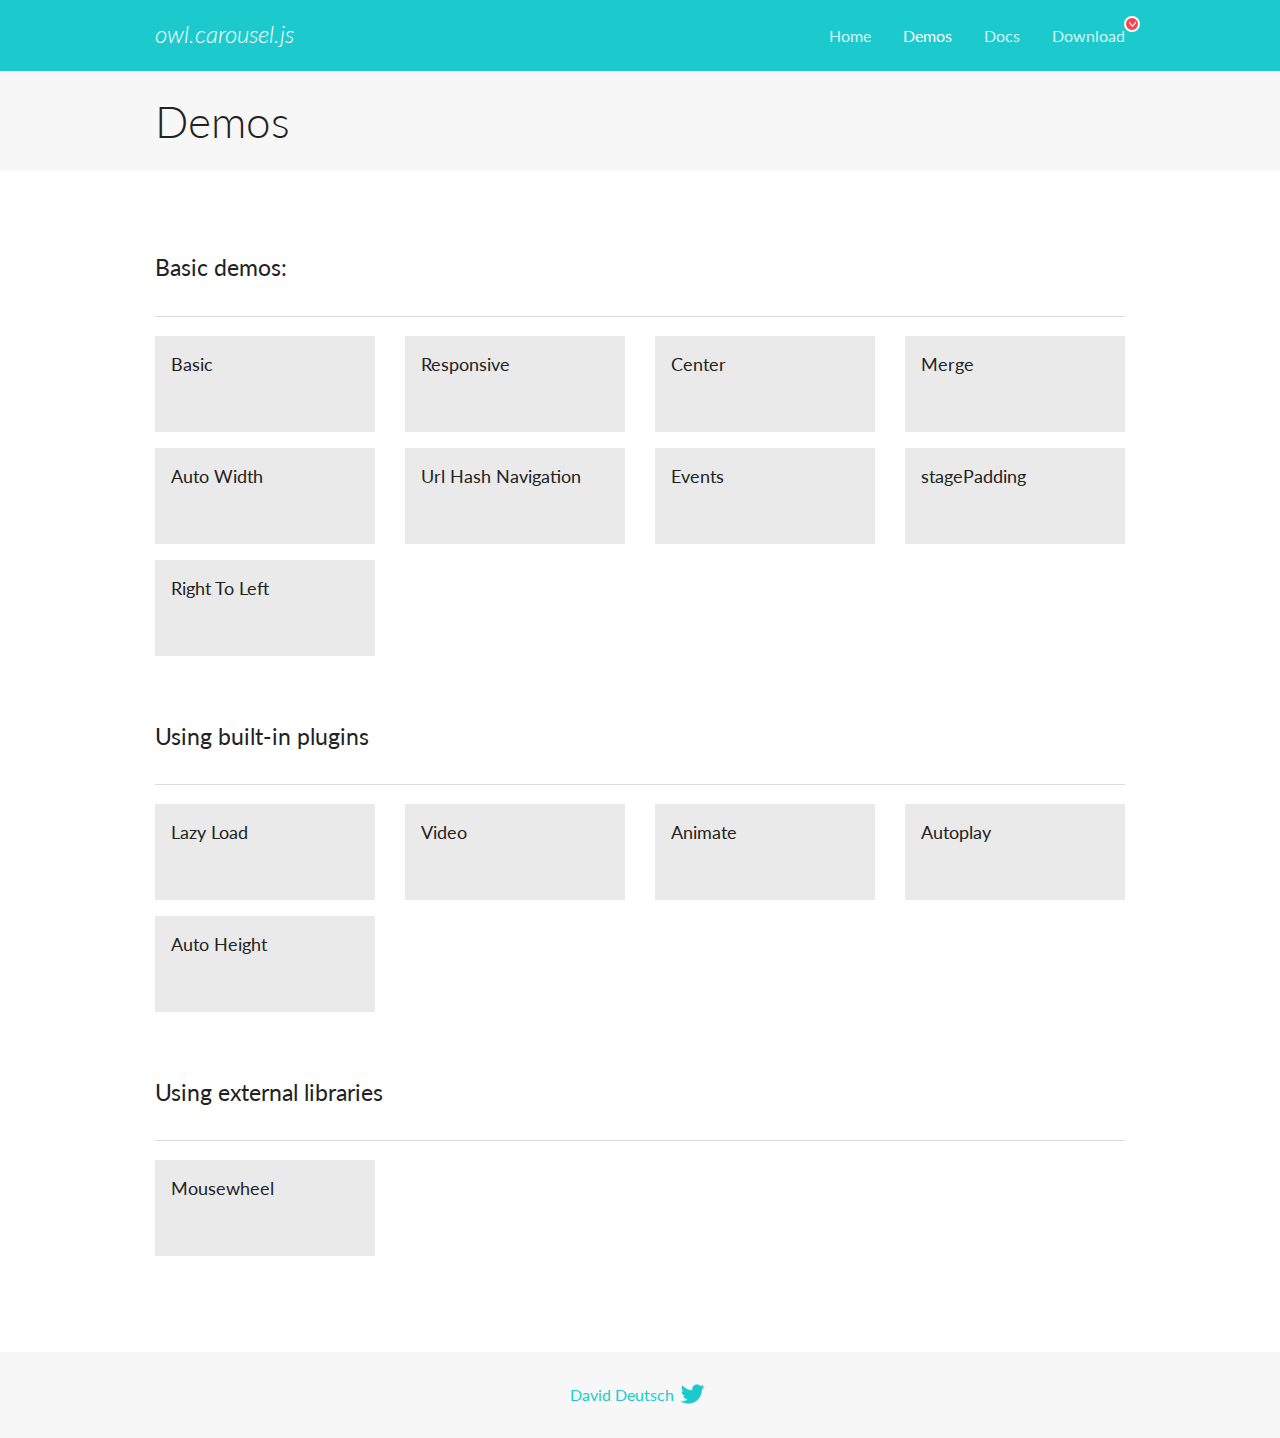
<file: owl/docs/demos/demos.html>
<!DOCTYPE html>
<html lang="en">
  <head>

    <!-- head -->
    <meta charset="utf-8">
    <meta name="msapplication-tap-highlight" content="no" />
    <meta name="viewport" content="width=device-width, initial-scale=1.0" />
    <meta name="description" content="A list of Owl Carousel examples.">
    <meta name="author" content="David Deutsch">
    <title>
      Demos | Owl Carousel | 2.3.4
    </title>

    <!-- Stylesheets -->
    <link href='https://fonts.googleapis.com/css?family=Lato:300,400,700,400italic,300italic' rel='stylesheet' type='text/css'>
    <link rel="stylesheet" href="../assets/css/docs.theme.min.css">

    <!-- Owl Stylesheets -->
    <link rel="stylesheet" href="../assets/owlcarousel/assets/owl.carousel.min.css">
    <link rel="stylesheet" href="../assets/owlcarousel/assets/owl.theme.default.min.css">

    <!-- HTML5 shim and Respond.js IE8 support of HTML5 elements and media queries -->

    <!--[if lt IE 9]>
      <script src="https://oss.maxcdn.com/libs/html5shiv/3.7.0/html5shiv.js"></script>
      <script src="https://oss.maxcdn.com/libs/respond.js/1.3.0/respond.min.js"></script>
    <![endif]-->

    <!-- Favicons -->
    <link rel="apple-touch-icon-precomposed" sizes="144x144" href="../assets/ico/apple-touch-icon-144-precomposed.png">
    <link rel="shortcut icon" href="../assets/ico/favicon.png">
    <link rel="shortcut icon" href="favicon.ico">

    <!-- Yeah i know js should not be in header. Its required for demos.-->

    <!-- javascript -->
    <script src="../assets/vendors/jquery.min.js"></script>
    <script src="../assets/owlcarousel/owl.carousel.js"></script>
  </head>
  <body>

    <!-- header -->
    <header class="header">
      <div class="row">
        <div class="large-12 columns">
          <div class="brand left">
            <h3>
              <a href="/OwlCarousel2/">owl.carousel.js</a> 
            </h3>
          </div>
          <a id="toggle-nav" class="right">
            <span></span> <span></span> <span></span> 
          </a> 
          <div class="nav-bar">
            <ul class="clearfix">
              <li> <a href="/OwlCarousel2/index.html">Home</a>  </li>
              <li class="active">
                <a href="/OwlCarousel2/demos/demos.html">Demos</a> 
              </li>
              <li> <a href="/OwlCarousel2/docs/started-welcome.html">Docs</a>  </li>
              <li>
                <a href="https://github.com/OwlCarousel2/OwlCarousel2/archive/2.3.4.zip">Download</a> 
                <span class="download"></span> 
              </li>
            </ul>
          </div>
        </div>
      </div>
    </header>

    <!-- title -->
    <section class="title">
      <div class="row">
        <div class="large-12 columns">
          <h1>Demos</h1>
        </div>
      </div>
    </section>

    <!--  Demos -->
    <section id="demos">
      <div class="row">
        <div class="large-12 columns">
          <h4 id="basic-demos-">Basic demos:</h4>
          <hr>
          <div class="demo-list">
            <div class="row">
              <div class="small-6 medium-4 large-3 columns">
                <a href="basic.html" class="demo-block">
                  <h5>Basic </h5>
                </a> 
              </div>
              <div class="small-6 medium-4 large-3 columns">
                <a href="responsive.html" class="demo-block">
                  <h5>Responsive </h5>
                </a> 
              </div>
              <div class="small-6 medium-4 large-3 columns">
                <a href="center.html" class="demo-block">
                  <h5>Center </h5>
                </a> 
              </div>
              <div class="small-6 medium-4 large-3 columns">
                <a href="merge.html" class="demo-block">
                  <h5>Merge </h5>
                </a> 
              </div>
              <div class="small-6 medium-4 large-3 columns">
                <a href="autowidth.html" class="demo-block">
                  <h5>Auto Width </h5>
                </a> 
              </div>
              <div class="small-6 medium-4 large-3 columns">
                <a href="urlhashnav.html" class="demo-block">
                  <h5>Url Hash Navigation </h5>
                </a> 
              </div>
              <div class="small-6 medium-4 large-3 columns">
                <a href="events.html" class="demo-block">
                  <h5>Events </h5>
                </a> 
              </div>
              <div class="small-6 medium-4 large-3 columns">
                <a href="stagepadding.html" class="demo-block">
                  <h5>stagePadding </h5>
                </a> 
              </div>
              <div class="small-6 medium-4 large-3 columns">
                <a href="rtl.html" class="demo-block">
                  <h5>Right To Left </h5>
                </a> 
              </div>
            </div>
          </div>
          <h4 id="using-built-in-plugins">Using built-in plugins</h4>
          <hr>
          <div class="demo-list">
            <div class="row">
              <div class="small-6 medium-4 large-3 columns">
                <a href="lazyLoad.html" class="demo-block">
                  <h5>Lazy Load </h5>
                </a> 
              </div>
              <div class="small-6 medium-4 large-3 columns">
                <a href="video.html" class="demo-block">
                  <h5>Video </h5>
                </a> 
              </div>
              <div class="small-6 medium-4 large-3 columns">
                <a href="animate.html" class="demo-block">
                  <h5>Animate </h5>
                </a> 
              </div>
              <div class="small-6 medium-4 large-3 columns">
                <a href="autoplay.html" class="demo-block">
                  <h5>Autoplay </h5>
                </a> 
              </div>
              <div class="small-6 medium-4 large-3 columns">
                <a href="autoheight.html" class="demo-block">
                  <h5>Auto Height </h5>
                </a> 
              </div>
            </div>
          </div>
          <h4 id="using-external-libraries">Using external libraries</h4>
          <hr>
          <div class="demo-list">
            <div class="row">
              <div class="small-6 medium-4 large-3 columns">
                <a href="mousewheel.html" class="demo-block">
                  <h5>Mousewheel </h5>
                </a> 
              </div>
            </div>
          </div>
        </div>
      </div>
    </section>

    <!-- footer -->
    <footer class="footer">
      <div class="row">
        <div class="large-12 columns">
          <h5>
            <a href="/OwlCarousel2/docs/support-contact.html">David Deutsch</a> 
            <a id="custom-tweet-button" href="https://twitter.com/share?url=https://github.com/OwlCarousel2/OwlCarousel2&text=Owl Carousel - This is so awesome! " target="_blank"></a> 
          </h5>
        </div>
      </div>
    </footer>

    <!-- vendors -->
    <script src="../assets/vendors/highlight.js"></script>
    <script src="../assets/js/app.js"></script>
  </body>
</html>
</file>
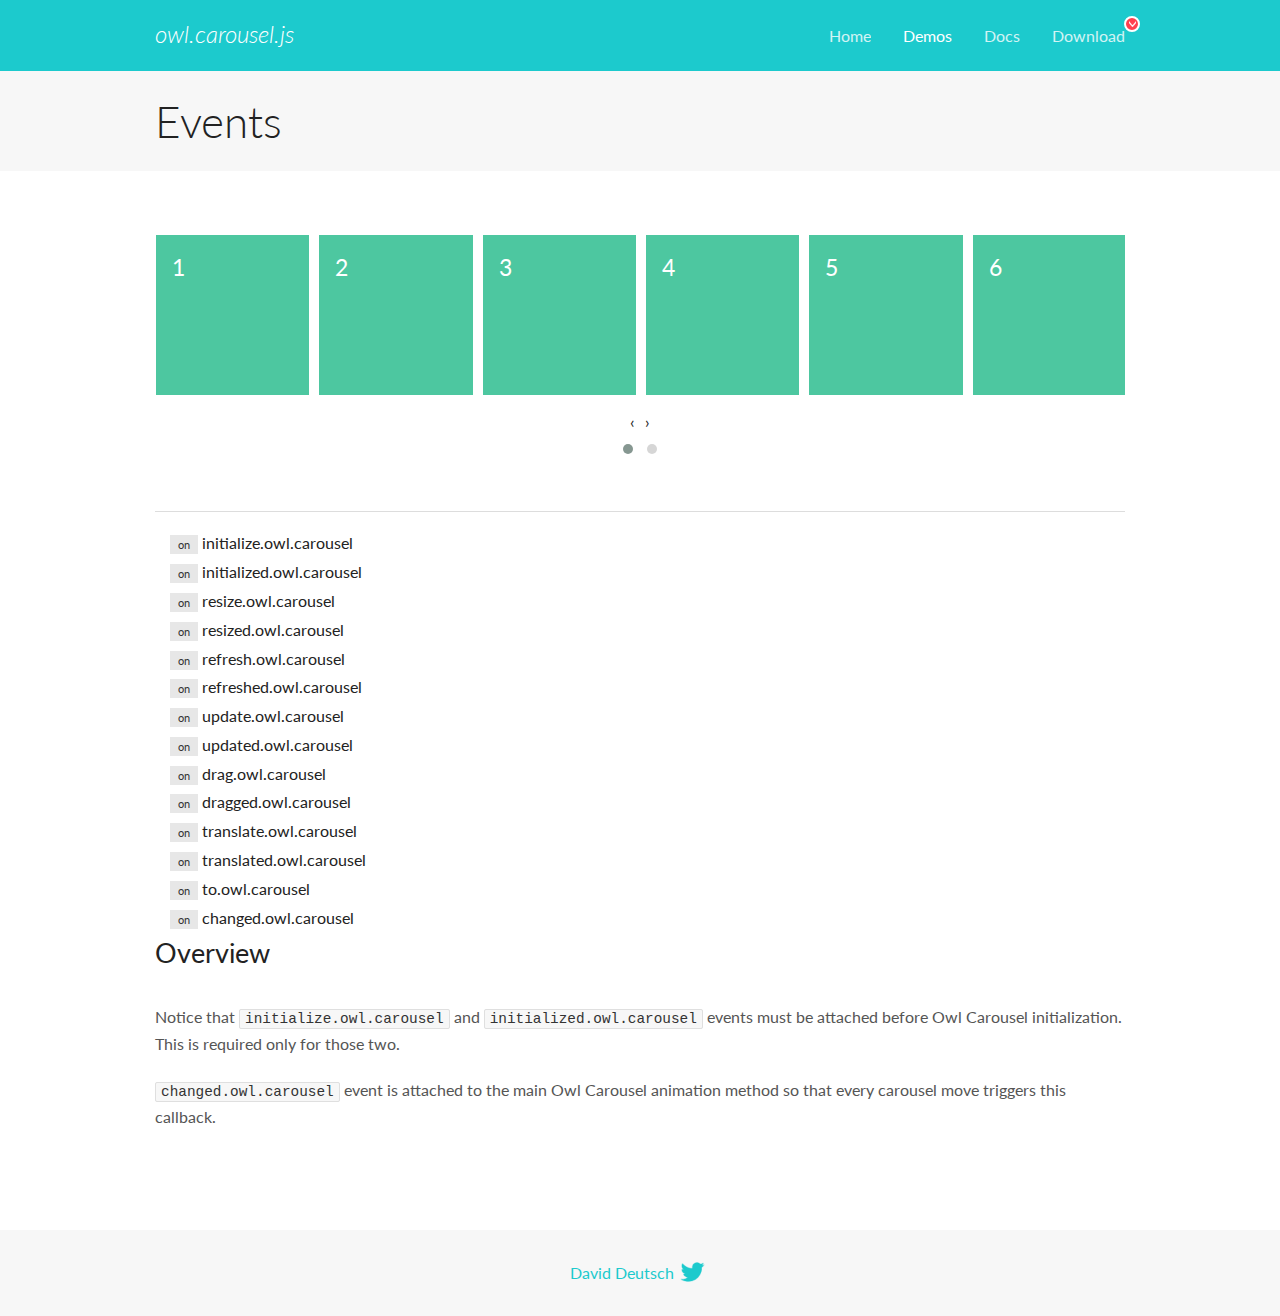
<file: owl/docs/demos/events.html>
<!DOCTYPE html>
<html lang="en">
  <head>

    <!-- head -->
    <meta charset="utf-8">
    <meta name="msapplication-tap-highlight" content="no" />
    <meta name="viewport" content="width=device-width, initial-scale=1.0" />
    <meta name="description" content="Events usage demo">
    <meta name="author" content="David Deutsch">
    <title>
      Events Demo | Owl Carousel | 2.3.4
    </title>

    <!-- Stylesheets -->
    <link href='https://fonts.googleapis.com/css?family=Lato:300,400,700,400italic,300italic' rel='stylesheet' type='text/css'>
    <link rel="stylesheet" href="../assets/css/docs.theme.min.css">

    <!-- Owl Stylesheets -->
    <link rel="stylesheet" href="../assets/owlcarousel/assets/owl.carousel.min.css">
    <link rel="stylesheet" href="../assets/owlcarousel/assets/owl.theme.default.min.css">

    <!-- HTML5 shim and Respond.js IE8 support of HTML5 elements and media queries -->

    <!--[if lt IE 9]>
      <script src="https://oss.maxcdn.com/libs/html5shiv/3.7.0/html5shiv.js"></script>
      <script src="https://oss.maxcdn.com/libs/respond.js/1.3.0/respond.min.js"></script>
    <![endif]-->

    <!-- Favicons -->
    <link rel="apple-touch-icon-precomposed" sizes="144x144" href="../assets/ico/apple-touch-icon-144-precomposed.png">
    <link rel="shortcut icon" href="../assets/ico/favicon.png">
    <link rel="shortcut icon" href="favicon.ico">

    <!-- Yeah i know js should not be in header. Its required for demos.-->

    <!-- javascript -->
    <script src="../assets/vendors/jquery.min.js"></script>
    <script src="../assets/owlcarousel/owl.carousel.js"></script>
  </head>
  <body>

    <!-- header -->
    <header class="header">
      <div class="row">
        <div class="large-12 columns">
          <div class="brand left">
            <h3>
              <a href="/OwlCarousel2/">owl.carousel.js</a> 
            </h3>
          </div>
          <a id="toggle-nav" class="right">
            <span></span> <span></span> <span></span> 
          </a> 
          <div class="nav-bar">
            <ul class="clearfix">
              <li> <a href="/OwlCarousel2/index.html">Home</a>  </li>
              <li class="active">
                <a href="/OwlCarousel2/demos/demos.html">Demos</a> 
              </li>
              <li> <a href="/OwlCarousel2/docs/started-welcome.html">Docs</a>  </li>
              <li>
                <a href="https://github.com/OwlCarousel2/OwlCarousel2/archive/2.3.4.zip">Download</a> 
                <span class="download"></span> 
              </li>
            </ul>
          </div>
        </div>
      </div>
    </header>

    <!-- title -->
    <section class="title">
      <div class="row">
        <div class="large-12 columns">
          <h1>Events</h1>
        </div>
      </div>
    </section>

    <!--  Demos -->
    <section id="demos">
      <div class="row">
        <div class="large-12 columns">
          <div class="owl-carousel owl-theme">
            <div class="item">
              <h4>1</h4>
            </div>
            <div class="item">
              <h4>2</h4>
            </div>
            <div class="item">
              <h4>3</h4>
            </div>
            <div class="item">
              <h4>4</h4>
            </div>
            <div class="item">
              <h4>5</h4>
            </div>
            <div class="item">
              <h4>6</h4>
            </div>
            <div class="item">
              <h4>7</h4>
            </div>
            <div class="item">
              <h4>8</h4>
            </div>
            <div class="item">
              <h4>9</h4>
            </div>
            <div class="item">
              <h4>10</h4>
            </div>
            <div class="item">
              <h4>11</h4>
            </div>
            <div class="item">
              <h4>12</h4>
            </div>
          </div>
          <hr>
          <div class="large-12 columns callbacks">
            <div><span class="label secondary initialize">on</span>  initialize.owl.carousel </div>
            <div><span class="label secondary initialized">on</span>  initialized.owl.carousel </div>
            <div><span class="label secondary resize">on</span>  resize.owl.carousel </div>
            <div><span class="label secondary resized">on</span>  resized.owl.carousel </div>
            <div><span class="label secondary refresh">on</span>  refresh.owl.carousel </div>
            <div><span class="label secondary refreshed">on</span>  refreshed.owl.carousel </div>
            <div><span class="label secondary update">on</span>  update.owl.carousel </div>
            <div><span class="label secondary updated">on</span>  updated.owl.carousel </div>
            <div><span class="label secondary drag">on</span>  drag.owl.carousel </div>
            <div><span class="label secondary dragged">on</span>  dragged.owl.carousel </div>
            <div><span class="label secondary translate">on</span>  translate.owl.carousel </div>
            <div><span class="label secondary translated">on</span>  translated.owl.carousel </div>
            <div><span class="label secondary to">on</span>  to.owl.carousel </div>
            <div><span class="label secondary changed">on</span>  changed.owl.carousel </div>
          </div>
          <h3 id="overview">Overview</h3>
          <p>Notice that <code>initialize.owl.carousel</code> and <code>initialized.owl.carousel</code> events must be attached before Owl Carousel initialization. This is required only for those two.</p>
          <p><code>changed.owl.carousel</code> event is attached to the main Owl Carousel animation method so that every carousel move triggers this callback.</p>
          <script>
            jQuery(document).ready(function($) {
              var owl = $('.owl-carousel');
              owl.on('initialize.owl.carousel initialized.owl.carousel ' +
                'initialize.owl.carousel initialize.owl.carousel ' +
                'resize.owl.carousel resized.owl.carousel ' +
                'refresh.owl.carousel refreshed.owl.carousel ' +
                'update.owl.carousel updated.owl.carousel ' +
                'drag.owl.carousel dragged.owl.carousel ' +
                'translate.owl.carousel translated.owl.carousel ' +
                'to.owl.carousel changed.owl.carousel',
                function(e) {
                  $('.' + e.type)
                    .removeClass('secondary')
                    .addClass('success');
                  window.setTimeout(function() {
                    $('.' + e.type)
                      .removeClass('success')
                      .addClass('secondary');
                  }, 500);
                });
              owl.owlCarousel({
                loop: true,
                nav: true,
                lazyLoad: true,
                margin: 10,
                video: true,
                responsive: {
                  0: {
                    items: 1
                  },
                  600: {
                    items: 3
                  },
                  960: {
                    items: 5,
                  },
                  1200: {
                    items: 6
                  }
                }
              });
            });
          </script>
        </div>
      </div>
    </section>

    <!-- footer -->
    <footer class="footer">
      <div class="row">
        <div class="large-12 columns">
          <h5>
            <a href="/OwlCarousel2/docs/support-contact.html">David Deutsch</a> 
            <a id="custom-tweet-button" href="https://twitter.com/share?url=https://github.com/OwlCarousel2/OwlCarousel2&text=Owl Carousel - This is so awesome! " target="_blank"></a> 
          </h5>
        </div>
      </div>
    </footer>

    <!-- vendors -->
    <script src="../assets/vendors/highlight.js"></script>
    <script src="../assets/js/app.js"></script>
  </body>
</html>
</file>
